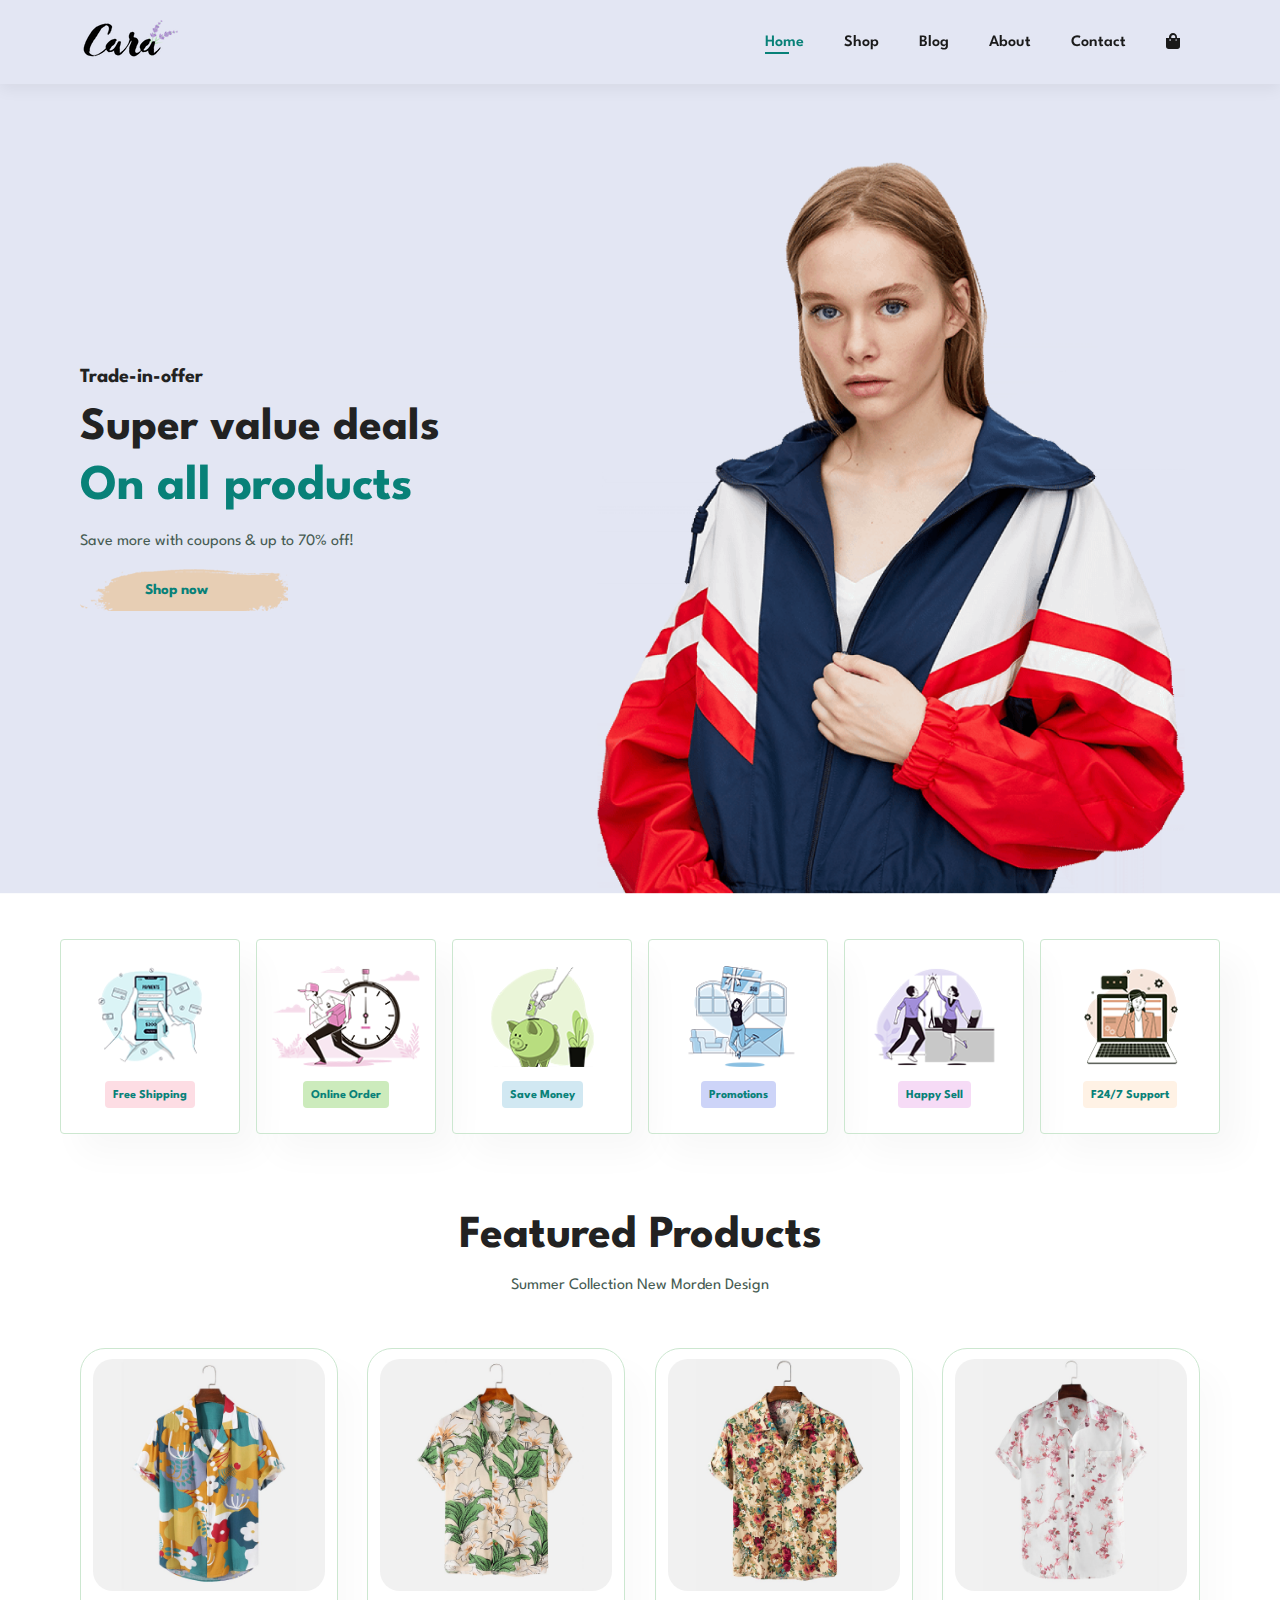
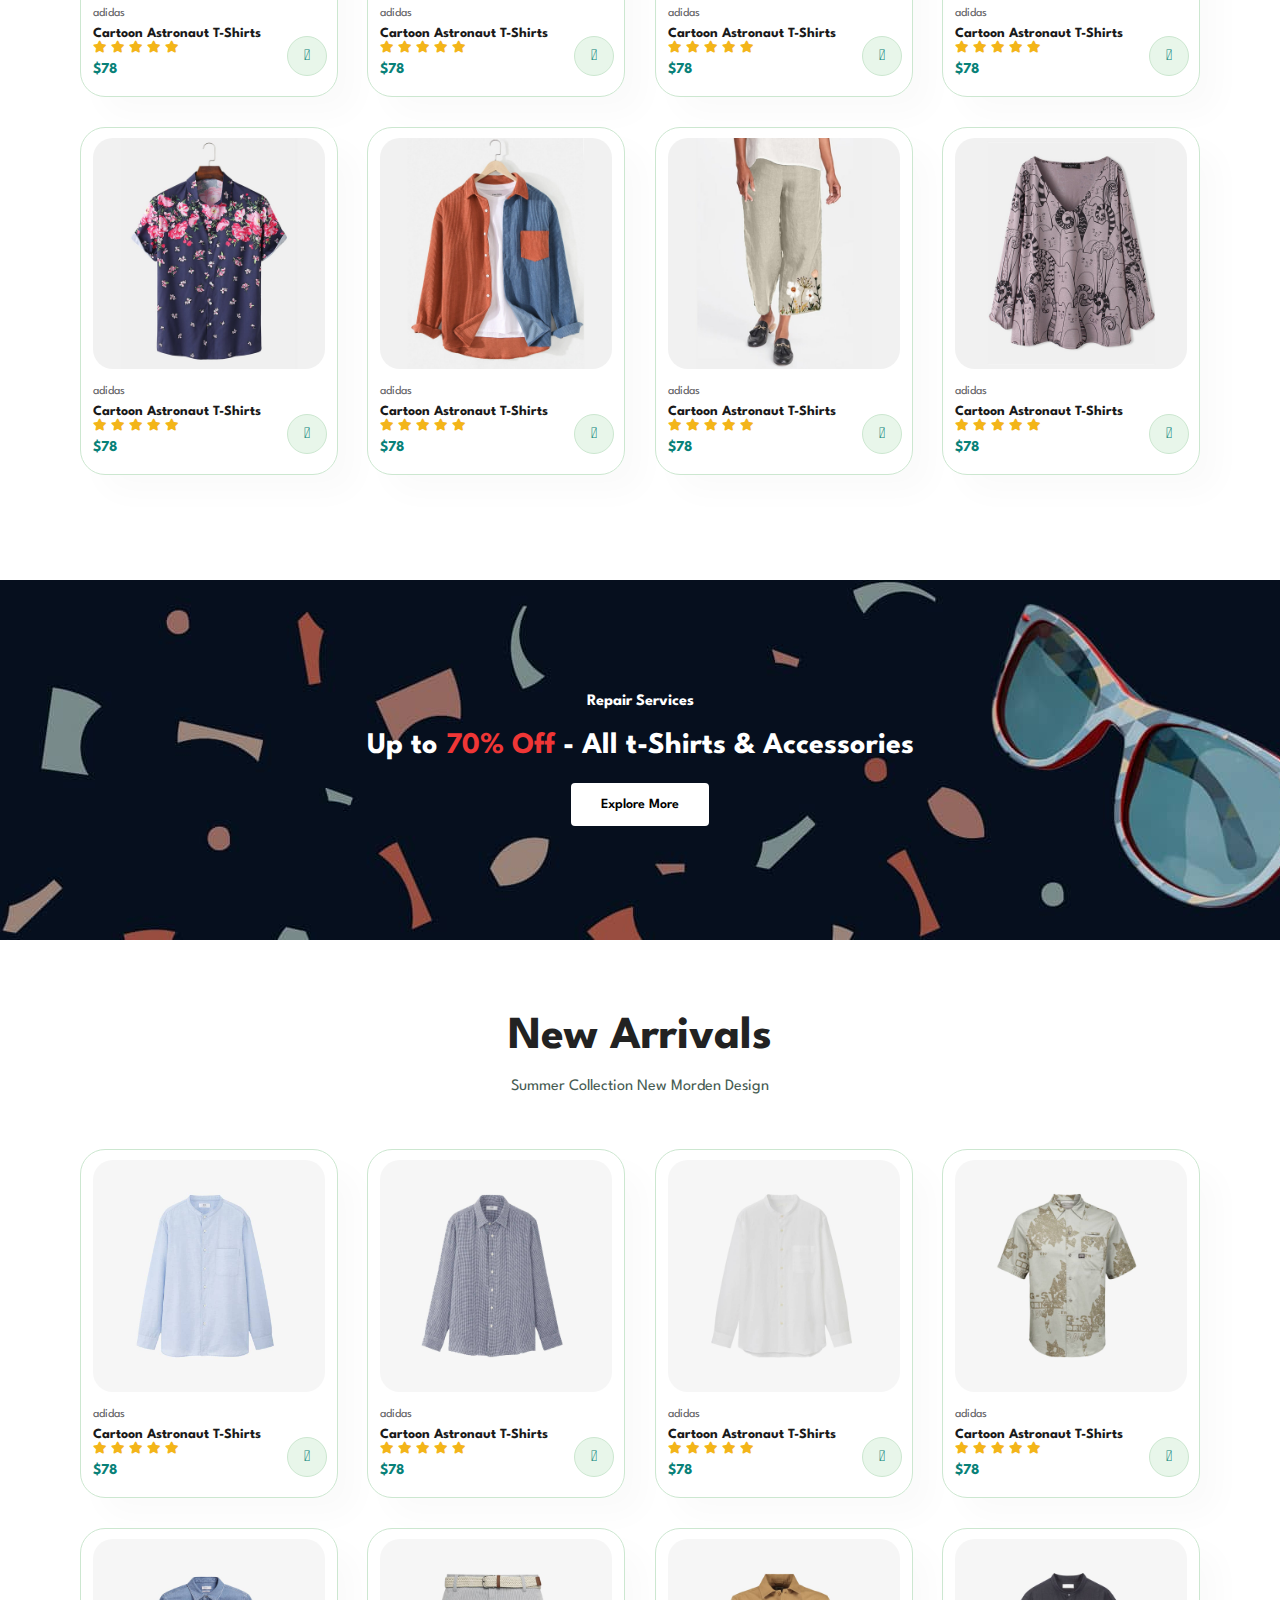
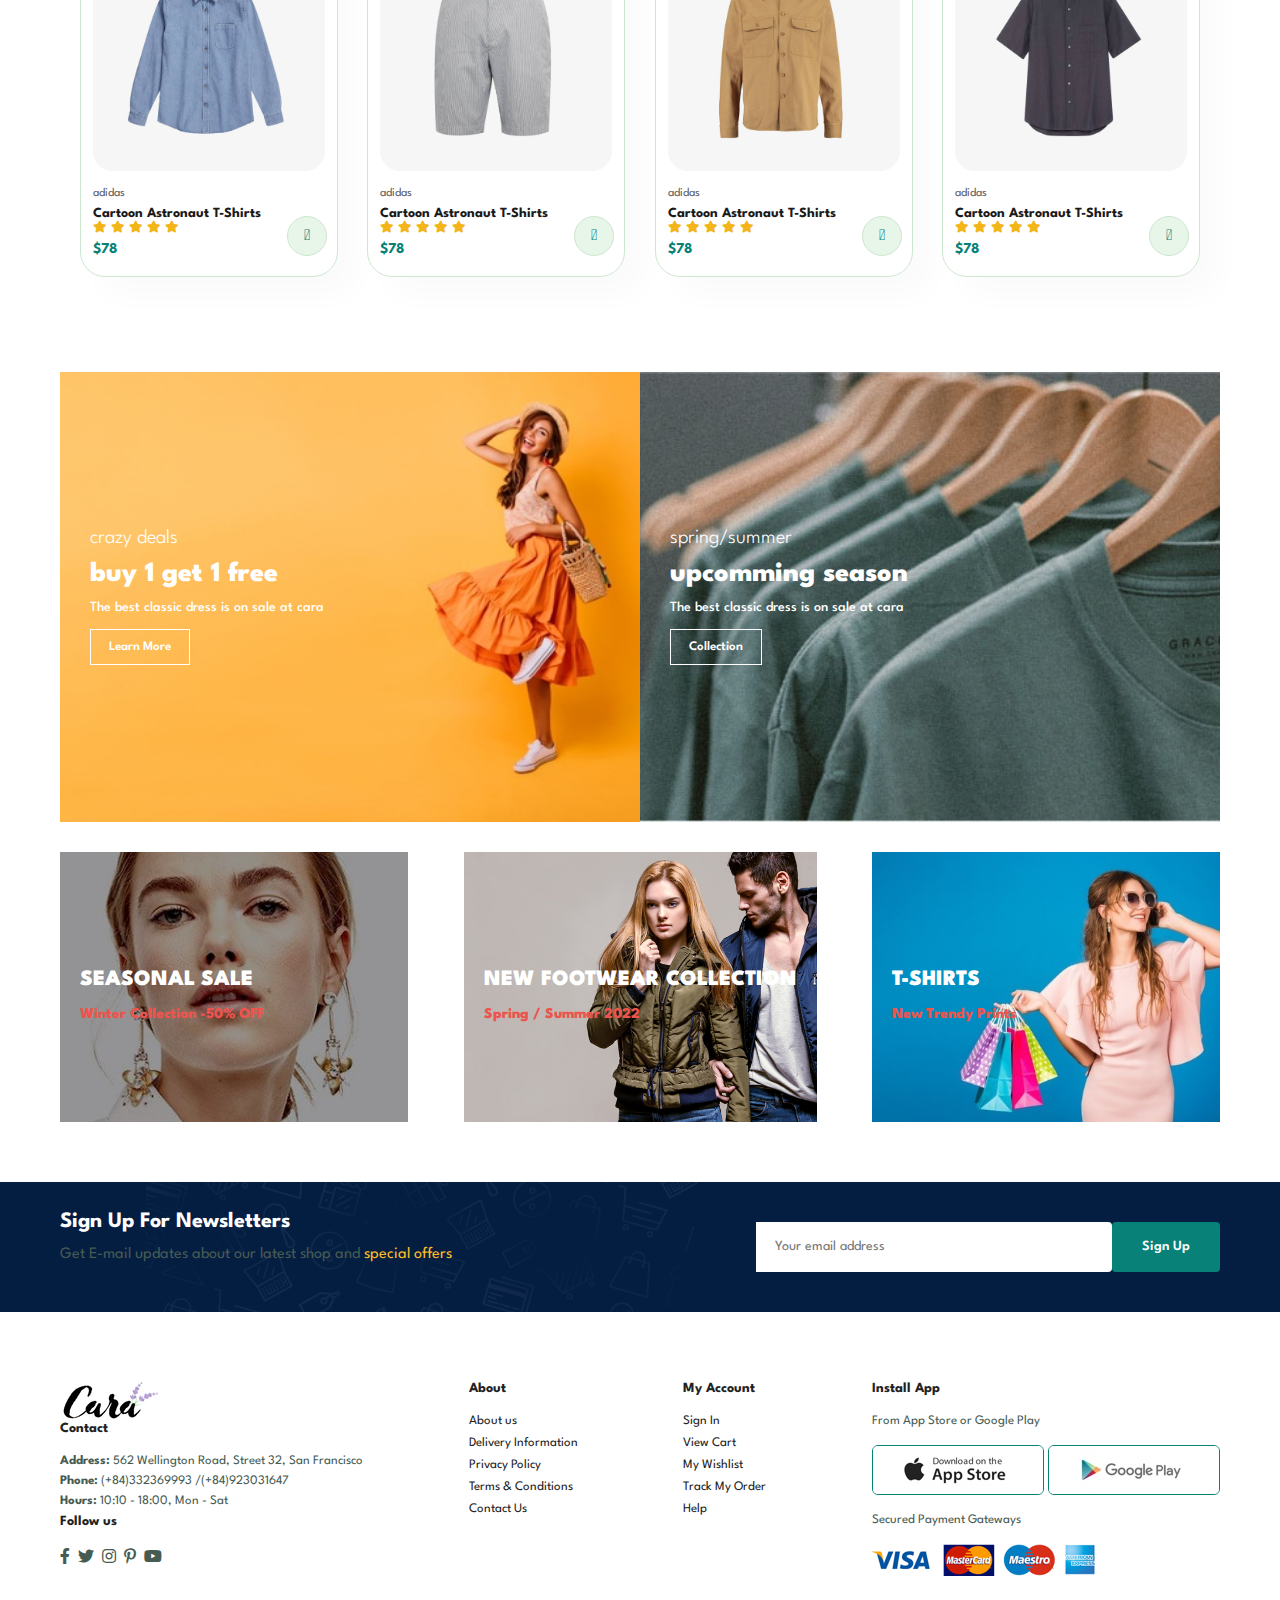
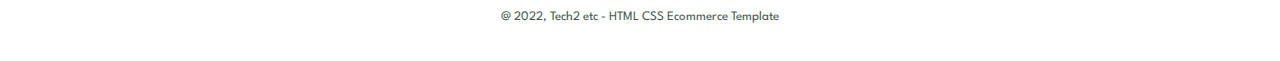
<file: index.html>
<!DOCTYPE html>
<html lang="en">
<head>
    <meta charset="UTF-8">
    <meta http-equiv="X-UA-Compatible" content="IE=edge">
    <meta name="viewport" content="width=device-width, initial-scale=1.0">
    <title>Tech2etc Ecommerce Tutorial</title>
    <!------------------Link CSS------------------------>
    <link rel="stylesheet" href="https://use.fontawesome.com/releases/v5.15.4/css/all.css"/>

    <link rel="stylesheet" href="style.css">
</head>

<body>
    <!------------------------------Header--------------------------------------->
    <section id="header">
        <a href="#"><img src="img/logo.png" class="logo" alt=""></a>

        <div>
            <ul id="navbar">
                <li><a class="active" href="index.html">Home</a></li>
                <li><a href="shop.html">Shop</a></li>
                <li><a href="blog.html">Blog</a></li>
                <li><a href="about.html">About</a></li>
                <li><a href="contact.html">Contact</a></li>
                <li><a href="cart.html"><i class="fas fa-shopping-bag "></i></a></li>
            </ul>
        </div>
        <div id="mobile">
            <a href="cart.html"><i class="fas fa-shopping-bag"></i></a>
            <i id="bar" class="fas fa-outdent"></i>
        </div>
    </section>
    <!------------------------------Hero--------------------------------------->
    <section id="hero">
        <h4>Trade-in-offer</h4>
        <h2>Super value deals</h2>
        <h1>On all products</h1>
        <p>Save more with coupons & up to 70% off! </p>
        <button>Shop now</button>
    </section>
    <!------------------------------Feature--------------------------------------->
    <section id="feature" class="section-p1">
        <div class="fe-box">
            <img src="img/features/f1.png" alt="">
            <h6>Free Shipping</h6>
        </div>
        <div class="fe-box">
            <img src="img/features/f2.png" alt="">
            <h6>Online Order</h6>
        </div>
        <div class="fe-box">
            <img src="img/features/f3.png" alt="">
            <h6>Save Money</h6>
        </div>
        <div class="fe-box">
            <img src="img/features/f4.png" alt="">
            <h6>Promotions</h6>
        </div>
        <div class="fe-box">
            <img src="img/features/f5.png" alt="">
            <h6>Happy Sell</h6>
        </div>
        <div class="fe-box">
            <img src="img/features/f6.png" alt="">
            <h6>F24/7 Support</h6>
        </div>
    </section>
    <!------------------------------Product1--------------------------------------->
    <section id="product1" class="section-p1">
        <h2>Featured Products</h2>
        <p>Summer Collection New Morden Design</p>
        <div class="pro-container">
            <div class="pro">
                <img src="img/products/f1.jpg" alt="">
                <div class="des">
                    <span>adidas</span>
                    <h5>Cartoon Astronaut T-Shirts</h5>
                    <div class="star">
                        <i class="fas fa-star"></i>
                        <i class="fas fa-star"></i>
                        <i class="fas fa-star"></i>
                        <i class="fas fa-star"></i>
                        <i class="fas fa-star"></i>
                    </div>
                    <h4>$78</h4>
                </div>
                <a href="#"><i class="fal fa-shopping-cart cart"></i></a>
            </div>
            <div class="pro">
                <img src="img/products/f2.jpg" alt="">
                <div class="des">
                    <span>adidas</span>
                    <h5>Cartoon Astronaut T-Shirts</h5>
                    <div class="star">
                        <i class="fas fa-star"></i>
                        <i class="fas fa-star"></i>
                        <i class="fas fa-star"></i>
                        <i class="fas fa-star"></i>
                        <i class="fas fa-star"></i>
                    </div>
                    <h4>$78</h4>
                </div>
                <a href="#"><i class="fal fa-shopping-cart cart"></i></a>
            </div>
            <div class="pro">
                <img src="img/products/f3.jpg" alt="">
                <div class="des">
                    <span>adidas</span>
                    <h5>Cartoon Astronaut T-Shirts</h5>
                    <div class="star">
                        <i class="fas fa-star"></i>
                        <i class="fas fa-star"></i>
                        <i class="fas fa-star"></i>
                        <i class="fas fa-star"></i>
                        <i class="fas fa-star"></i>
                    </div>
                    <h4>$78</h4>
                </div>
                <a href="#"><i class="fal fa-shopping-cart cart"></i></a>
            </div>
            <div class="pro">
                <img src="img/products/f4.jpg" alt="">
                <div class="des">
                    <span>adidas</span>
                    <h5>Cartoon Astronaut T-Shirts</h5>
                    <div class="star">
                        <i class="fas fa-star"></i>
                        <i class="fas fa-star"></i>
                        <i class="fas fa-star"></i>
                        <i class="fas fa-star"></i>
                        <i class="fas fa-star"></i>
                    </div>
                    <h4>$78</h4>
                </div>
                <a href="#"><i class="fal fa-shopping-cart cart"></i></a>
            </div>
            <div class="pro">
                <img src="img/products/f5.jpg" alt="">
                <div class="des">
                    <span>adidas</span>
                    <h5>Cartoon Astronaut T-Shirts</h5>
                    <div class="star">
                        <i class="fas fa-star"></i>
                        <i class="fas fa-star"></i>
                        <i class="fas fa-star"></i>
                        <i class="fas fa-star"></i>
                        <i class="fas fa-star"></i>
                    </div>
                    <h4>$78</h4>
                </div>
                <a href="#"><i class="fal fa-shopping-cart cart"></i></a>
            </div>
            <div class="pro">
                <img src="img/products/f6.jpg" alt="">
                <div class="des">
                    <span>adidas</span>
                    <h5>Cartoon Astronaut T-Shirts</h5>
                    <div class="star">
                        <i class="fas fa-star"></i>
                        <i class="fas fa-star"></i>
                        <i class="fas fa-star"></i>
                        <i class="fas fa-star"></i>
                        <i class="fas fa-star"></i>
                    </div>
                    <h4>$78</h4>
                </div>
                <a href="#"><i class="fal fa-shopping-cart cart"></i></a>
            </div>
            <div class="pro">
                <img src="img/products/f7.jpg" alt="">
                <div class="des">
                    <span>adidas</span>
                    <h5>Cartoon Astronaut T-Shirts</h5>
                    <div class="star">
                        <i class="fas fa-star"></i>
                        <i class="fas fa-star"></i>
                        <i class="fas fa-star"></i>
                        <i class="fas fa-star"></i>
                        <i class="fas fa-star"></i>
                    </div>
                    <h4>$78</h4>
                </div>
                <a href="#"><i class="fal fa-shopping-cart cart"></i></a>
            </div>
            <div class="pro">
                <img src="img/products/f8.jpg" alt="">
                <div class="des">
                    <span>adidas</span>
                    <h5>Cartoon Astronaut T-Shirts</h5>
                    <div class="star">
                        <i class="fas fa-star"></i>
                        <i class="fas fa-star"></i>
                        <i class="fas fa-star"></i>
                        <i class="fas fa-star"></i>
                        <i class="fas fa-star"></i>
                    </div>
                    <h4>$78</h4>
                </div>
                <a href="#"><i class="fal fa-shopping-cart cart"></i></a>
            </div>
        </div>
    </section>
    <!------------------------------Banner--------------------------------------->
    <section id="banner" class="section-m1">
        <h4>Repair Services</h4>
        <h2>Up to <span>70% Off</span> - All t-Shirts & Accessories</h2>
        <button class="normal">Explore More</button>
    </section>
    <!------------------------------Product1--------------------------------------->
    <section id="product1" class="section-p1">
        <h2>New Arrivals</h2>
        <p>Summer Collection New Morden Design</p>
        <div class="pro-container">
            <div class="pro">
                <img src="img/products/n1.jpg" alt="">
                <div class="des">
                    <span>adidas</span>
                    <h5>Cartoon Astronaut T-Shirts</h5>
                    <div class="star">
                        <i class="fas fa-star"></i>
                        <i class="fas fa-star"></i>
                        <i class="fas fa-star"></i>
                        <i class="fas fa-star"></i>
                        <i class="fas fa-star"></i>
                    </div>
                    <h4>$78</h4>
                </div>
                <a href="#"><i class="fal fa-shopping-cart cart"></i></a>
            </div>
            <div class="pro">
                <img src="img/products/n2.jpg" alt="">
                <div class="des">
                    <span>adidas</span>
                    <h5>Cartoon Astronaut T-Shirts</h5>
                    <div class="star">
                        <i class="fas fa-star"></i>
                        <i class="fas fa-star"></i>
                        <i class="fas fa-star"></i>
                        <i class="fas fa-star"></i>
                        <i class="fas fa-star"></i>
                    </div>
                    <h4>$78</h4>
                </div>
                <a href="#"><i class="fal fa-shopping-cart cart"></i></a>
            </div>
            <div class="pro">
                <img src="img/products/n3.jpg" alt="">
                <div class="des">
                    <span>adidas</span>
                    <h5>Cartoon Astronaut T-Shirts</h5>
                    <div class="star">
                        <i class="fas fa-star"></i>
                        <i class="fas fa-star"></i>
                        <i class="fas fa-star"></i>
                        <i class="fas fa-star"></i>
                        <i class="fas fa-star"></i>
                    </div>
                    <h4>$78</h4>
                </div>
                <a href="#"><i class="fal fa-shopping-cart cart"></i></a>
            </div>
            <div class="pro">
                <img src="img/products/n4.jpg" alt="">
                <div class="des">
                    <span>adidas</span>
                    <h5>Cartoon Astronaut T-Shirts</h5>
                    <div class="star">
                        <i class="fas fa-star"></i>
                        <i class="fas fa-star"></i>
                        <i class="fas fa-star"></i>
                        <i class="fas fa-star"></i>
                        <i class="fas fa-star"></i>
                    </div>
                    <h4>$78</h4>
                </div>
                <a href="#"><i class="fal fa-shopping-cart cart"></i></a>
            </div>
            <div class="pro">
                <img src="img/products/n5.jpg" alt="">
                <div class="des">
                    <span>adidas</span>
                    <h5>Cartoon Astronaut T-Shirts</h5>
                    <div class="star">
                        <i class="fas fa-star"></i>
                        <i class="fas fa-star"></i>
                        <i class="fas fa-star"></i>
                        <i class="fas fa-star"></i>
                        <i class="fas fa-star"></i>
                    </div>
                    <h4>$78</h4>
                </div>
                <a href="#"><i class="fal fa-shopping-cart cart"></i></a>
            </div>
            <div class="pro">
                <img src="img/products/n6.jpg" alt="">
                <div class="des">
                    <span>adidas</span>
                    <h5>Cartoon Astronaut T-Shirts</h5>
                    <div class="star">
                        <i class="fas fa-star"></i>
                        <i class="fas fa-star"></i>
                        <i class="fas fa-star"></i>
                        <i class="fas fa-star"></i>
                        <i class="fas fa-star"></i>
                    </div>
                    <h4>$78</h4>
                </div>
                <a href="#"><i class="fal fa-shopping-cart cart"></i></a>
            </div>
            <div class="pro">
                <img src="img/products/n7.jpg" alt="">
                <div class="des">
                    <span>adidas</span>
                    <h5>Cartoon Astronaut T-Shirts</h5>
                    <div class="star">
                        <i class="fas fa-star"></i>
                        <i class="fas fa-star"></i>
                        <i class="fas fa-star"></i>
                        <i class="fas fa-star"></i>
                        <i class="fas fa-star"></i>
                    </div>
                    <h4>$78</h4>
                </div>
                <a href="#"><i class="fal fa-shopping-cart cart"></i></a>
            </div>
            <div class="pro">
                <img src="img/products/n8.jpg" alt="">
                <div class="des">
                    <span>adidas</span>
                    <h5>Cartoon Astronaut T-Shirts</h5>
                    <div class="star">
                        <i class="fas fa-star"></i>
                        <i class="fas fa-star"></i>
                        <i class="fas fa-star"></i>
                        <i class="fas fa-star"></i>
                        <i class="fas fa-star"></i>
                    </div>
                    <h4>$78</h4>
                </div>
                <a href="#"><i class="fal fa-shopping-cart cart"></i></a>
            </div>
        </div>
    </section>
    <!------------------------------sm-banner--------------------------------------->
    <section id="sm-banner" class="section-p1">
        <div class="banner-box">
            <h4>crazy deals</h4>
            <h2>buy 1 get 1 free</h2>
            <span>The best classic dress is on sale at cara</span>
            <button class="white">Learn More</button>
        </div>
        <div class="banner-box banner-box2">
            <h4>spring/summer</h4>
            <h2>upcomming season</h2>
            <span>The best classic dress is on sale at cara</span>
            <button class="white">Collection</button>
        </div>
    </section>
    <!------------------------------Banner3--------------------------------------->
    <section id="banner3">
        <div class="banner-box">
            <h2>SEASONAL SALE</h2>
            <h3>Winter Collection -50% OFF</h3>
        </div>
        <div class="banner-box banner-box2">
            <h2>NEW FOOTWEAR COLLECTION</h2>
            <h3>Spring / Summer 2022</h3>
        </div>
        <div class="banner-box banner-box3">
            <h2>T-SHIRTS</h2>
            <h3>New Trendy Prints</h3>
        </div>
    </section>
    <!------------------------------NewsLetter--------------------------------------->
    <section id="newsletter" class="section-p1 section-m1">
        <div class="newstext">
            <h4>Sign Up For Newsletters</h4>
            <p>Get E-mail updates about our latest shop and <span>special offers</span></p>
        </div>
        <div class="form">
            <input type="text" placeholder="Your email address">
            <button class="normal">Sign Up</button>
        </div>
    </section>
    <!------------------------------Footer--------------------------------------->
    <footer class="section-p1">
        <div class="col">
            <img class="logo" src="img/logo.png" alt="">
            <h4>Contact</h4>
            <p><strong>Address: </strong> 562 Wellington Road, Street 32, San Francisco</p>
            <p><strong>Phone:</strong> (+84)332369993 /(+84)923031647</p>
            <p><strong>Hours:</strong> 10:10 - 18:00, Mon - Sat</p>
            <div class="follow">
                <h4>Follow us</h4>
                <div class="icon">
                    <i class="fab fa-facebook-f"></i>
                    <i class="fab fa-twitter"></i>
                    <i class="fab fa-instagram"></i>
                    <i class="fab fa-pinterest-p"></i>
                    <i class="fab fa-youtube"></i>
                </div>
            </div>
        </div>

        <div class="col">
            <h4>About</h4>
            <a href="#">About us</a>
            <a href="#">Delivery Information</a>
            <a href="#">Privacy Policy</a>
            <a href="#">Terms & Conditions</a>
            <a href="#">Contact Us</a>
        </div>

        <div class="col">
            <h4>My Account</h4>
            <a href="#">Sign In</a>
            <a href="#">View Cart</a>
            <a href="#">My Wishlist</a>
            <a href="#">Track My Order</a>
            <a href="#">Help</a>
        </div>

        <div class="col install">
            <h4>Install App</h4>
            <p>From App Store or Google Play</p>
            <div class="row">
                <img src="img/pay/app.jpg" alt="">
                <img src="img/pay/play.jpg" alt="">
            </div>
            <p>Secured Payment Gateways </p>
            <img src="img/pay/pay.png" alt="">
        </div>

        <div class="copyright">
            <p>@ 2022, Tech2 etc - HTML CSS Ecommerce Template</p>
        </div>
    </footer>
    
    <script src="script.js"></script>
</body>

</html>
</file>
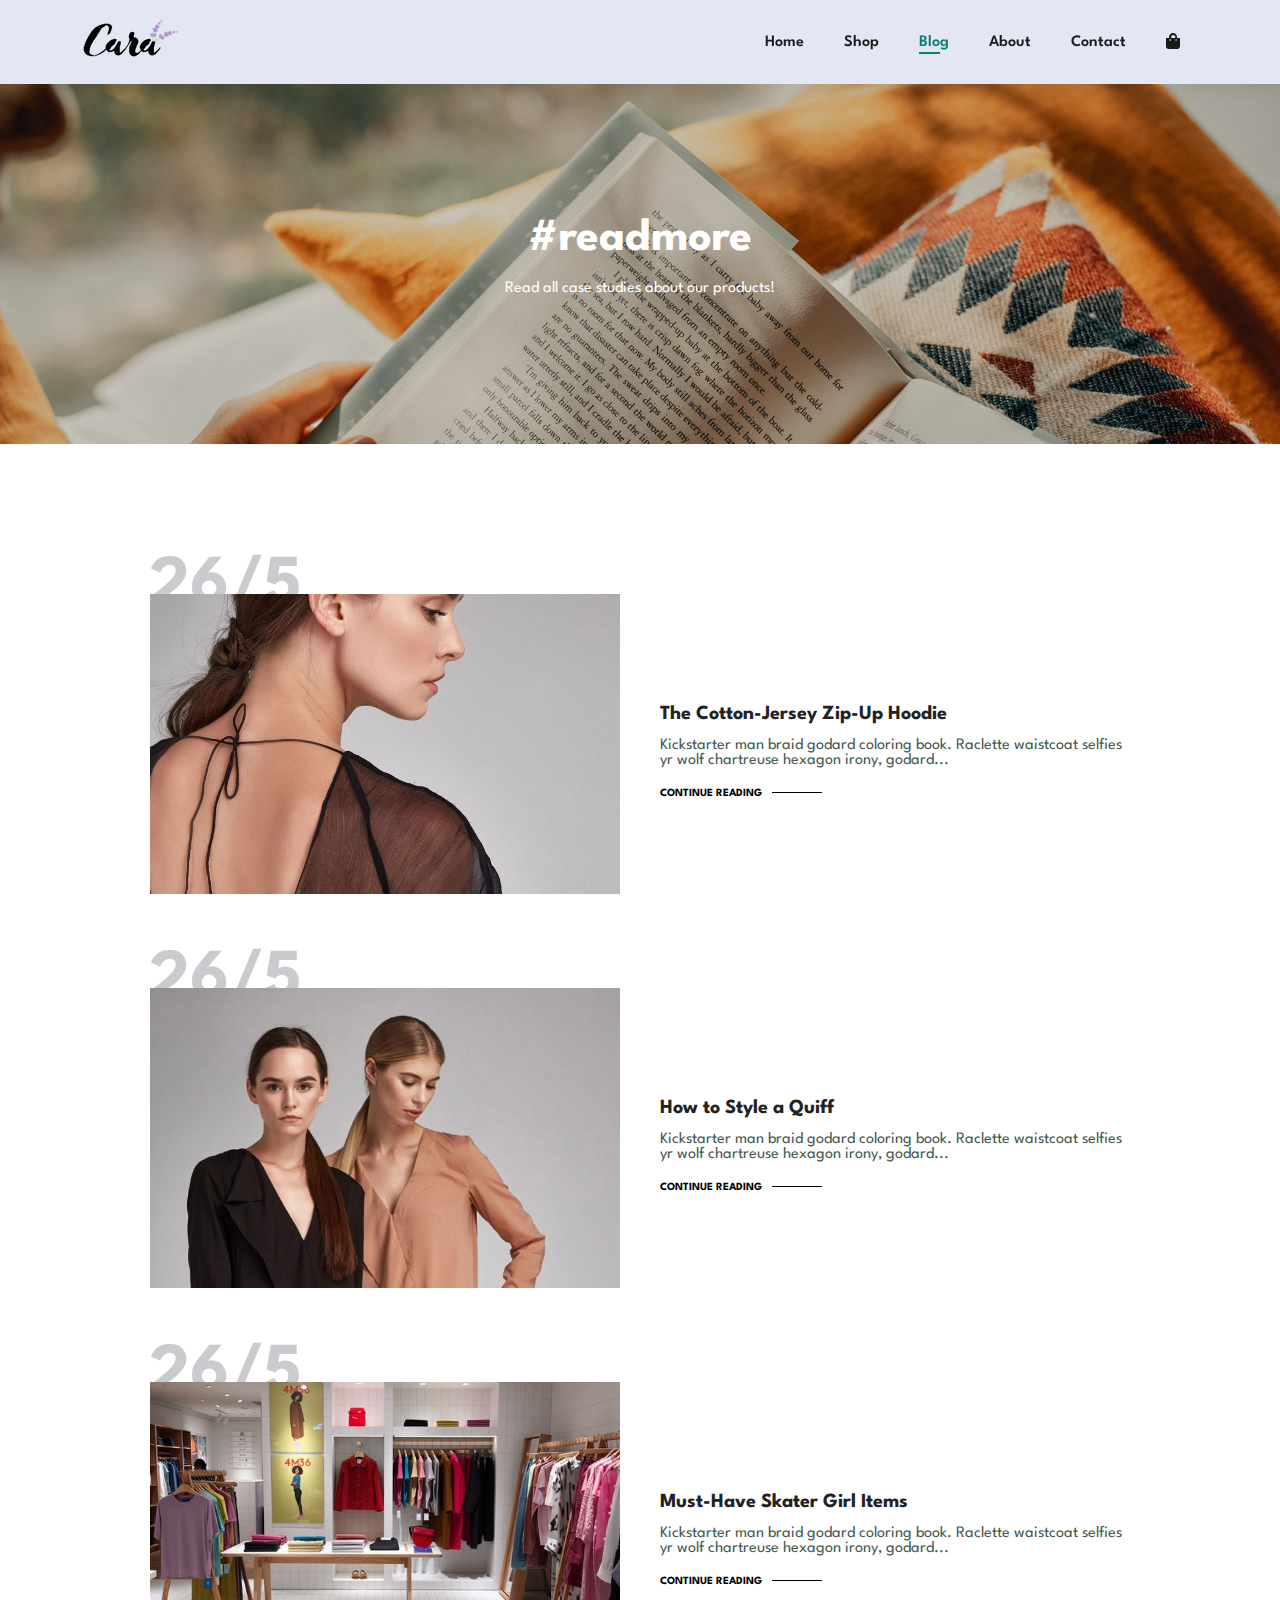
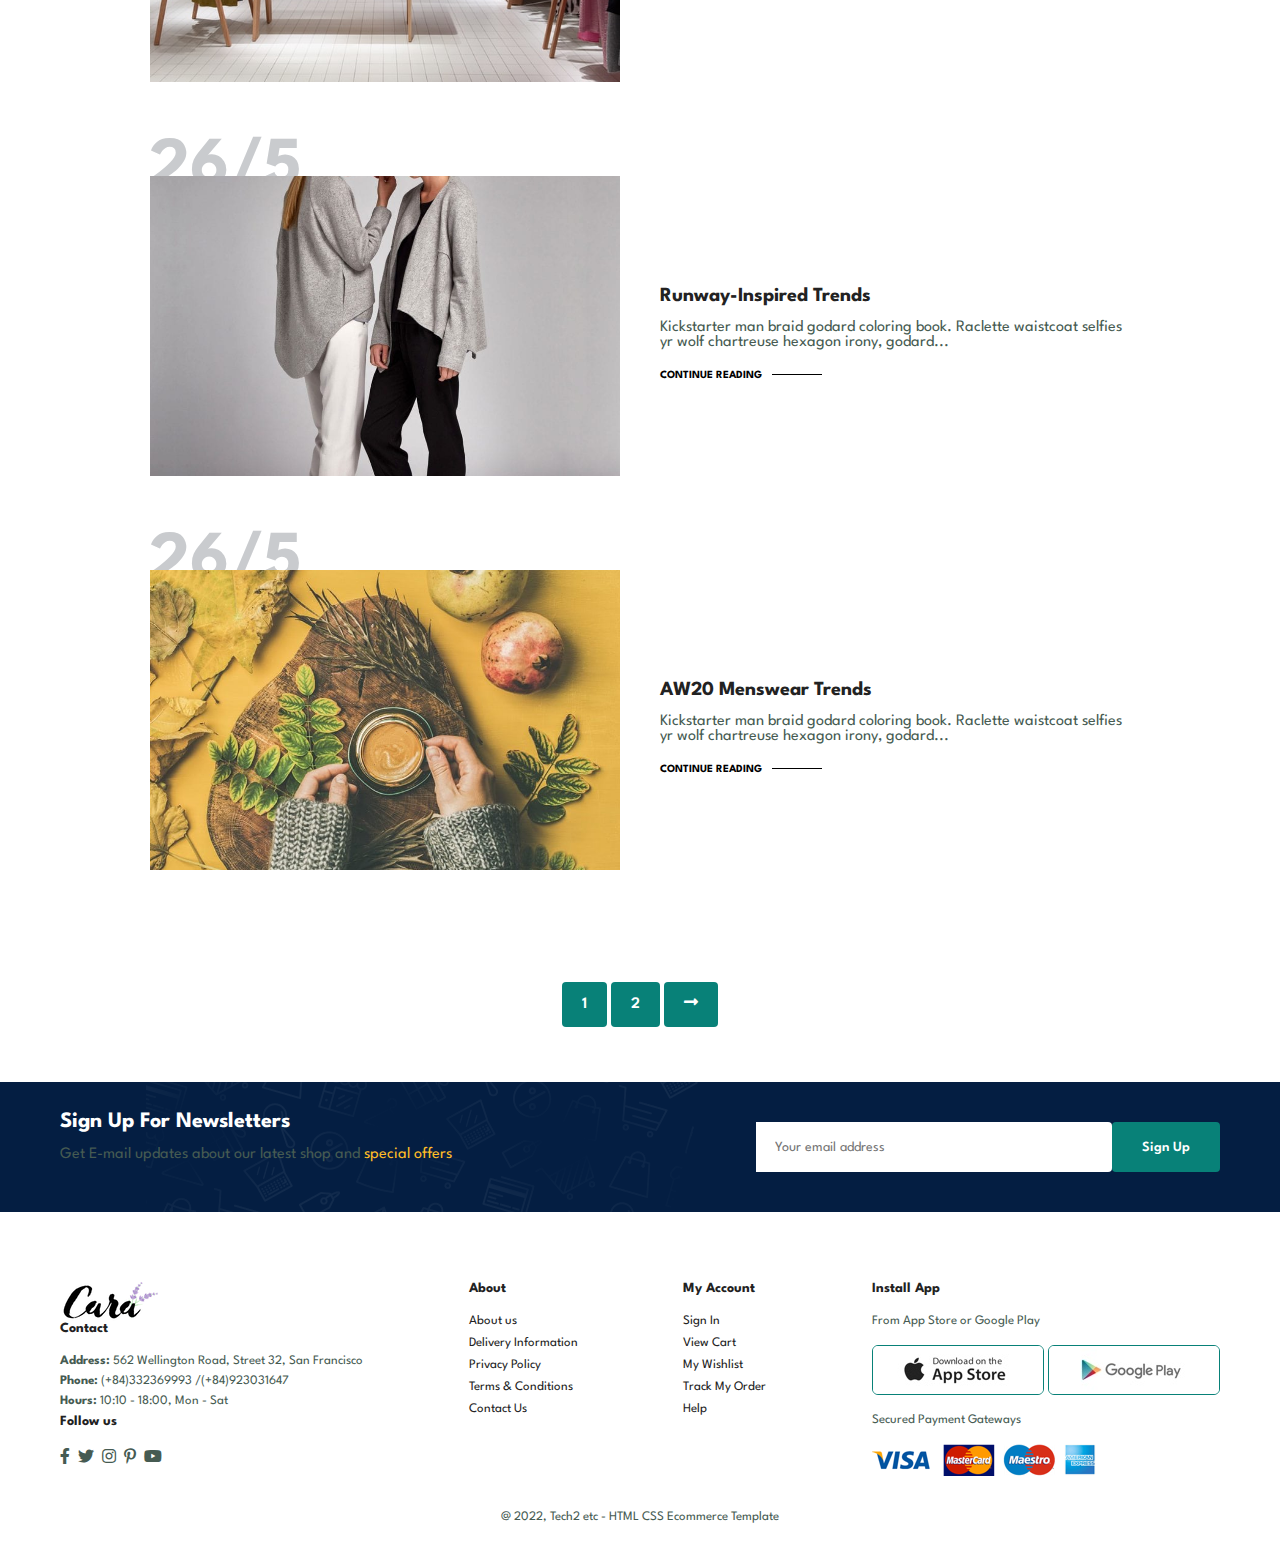
<file: blog.html>
<!DOCTYPE html>
<html lang="en">
<head>
    <meta charset="UTF-8">
    <meta http-equiv="X-UA-Compatible" content="IE=edge">
    <meta name="viewport" content="width=device-width, initial-scale=1.0">
    <title>Tech2etc Ecommerce Tutorial</title>
    <!------------------Link CSS------------------------>
    <link rel="stylesheet" href="https://use.fontawesome.com/releases/v5.15.4/css/all.css"/>

    <link rel="stylesheet" href="style.css">
</head>

<body>
    <!------------------------------Header--------------------------------------->
    <section id="header">
        <a href="#"><img src="img/logo.png" class="logo" alt=""></a>

        <div>
            <ul id="navbar">
                <li><a  href="index.html">Home</a></li>
                <li><a  href="shop.html">Shop</a></li>
                <li><a class="active" href="blog.html">Blog</a></li>
                <li><a href="about.html">About</a></li>
                <li><a href="contact.html">Contact</a></li>
                <li><a href="cart.html"><i class="fas fa-shopping-bag "></i></a></li>
            </ul>
        </div>
        <div id="mobile">
            <a href="cart.html"><i class="fas fa-shopping-bag"></i></a>
            <i id="bar" class="fas fa-outdent"></i>
        </div>
    </section>
    <!------------------------------Hero--------------------------------------->
    <section id="page-header" class="blog-header">

        <h2>#readmore</h2>

        <p>Read all case studies about our products!</p>
    </section>

    <section id="blog">
        <div class="blog-box">
            <div class="blog-img">
                <img src="img/blog/b1.jpg" alt="">
            </div>
            <div class="blog-details">
                <h4>The Cotton-Jersey Zip-Up Hoodie</h4>
                <p>Kickstarter man braid godard coloring book. Raclette waistcoat selfies
                yr wolf chartreuse hexagon irony, godard...
                </p>
                <a href="#">CONTINUE READING</a>
            </div>
            <h1>26/5</h1>
        </div>
        <div class="blog-box">
            <div class="blog-img">
                <img src="img/blog/b2.jpg" alt="">
            </div>
            <div class="blog-details">
                <h4>How to Style a Quiff</h4>
                <p>Kickstarter man braid godard coloring book. Raclette waistcoat selfies
                yr wolf chartreuse hexagon irony, godard...
                </p>
                <a href="#">CONTINUE READING</a>
            </div>
            <h1>26/5</h1>
        </div>
        <div class="blog-box">
            <div class="blog-img">
                <img src="img/blog/b3.jpg" alt="">
            </div>
            <div class="blog-details">
                <h4>Must-Have Skater Girl Items</h4>
                <p>Kickstarter man braid godard coloring book. Raclette waistcoat selfies
                yr wolf chartreuse hexagon irony, godard...
                </p>
                <a href="#">CONTINUE READING</a>
            </div>
            <h1>26/5</h1>
        </div>
        <div class="blog-box">
            <div class="blog-img">
                <img src="img/blog/b4.jpg" alt="">
            </div>
            <div class="blog-details">
                <h4>Runway-Inspired Trends</h4>
                <p>Kickstarter man braid godard coloring book. Raclette waistcoat selfies
                yr wolf chartreuse hexagon irony, godard...
                </p>
                <a href="#">CONTINUE READING</a>
            </div>
            <h1>26/5</h1>
        </div>
        <div class="blog-box">
            <div class="blog-img">
                <img src="img/blog/b6.jpg" alt="">
            </div>
            <div class="blog-details">
                <h4>AW20 Menswear Trends</h4>
                <p>Kickstarter man braid godard coloring book. Raclette waistcoat selfies
                yr wolf chartreuse hexagon irony, godard...
                </p>
                <a href="#">CONTINUE READING</a>
            </div>
            <h1>26/5</h1>
        </div>
    </section>
    <!------------------------------Pagination--------------------------------------->
    <section id="pagination" class="section-p1">
        <a href="#">1</a>
        <a href="#">2</a>
        <a href="#"><i class="fas fa-long-arrow-alt-right"></i></a>
    </section>
    <!------------------------------NewsLetter--------------------------------------->
    <section id="newsletter" class="section-p1 section-m1">
        <div class="newstext">
            <h4>Sign Up For Newsletters</h4>
            <p>Get E-mail updates about our latest shop and <span>special offers</span></p>
        </div>
        <div class="form">
            <input type="text" placeholder="Your email address">
            <button class="normal">Sign Up</button>
        </div>
    </section>
    <!------------------------------Footer--------------------------------------->
    <footer class="section-p1">
        <div class="col">
            <img class="logo" src="img/logo.png" alt="">
            <h4>Contact</h4>
            <p><strong>Address: </strong> 562 Wellington Road, Street 32, San Francisco</p>
            <p><strong>Phone:</strong> (+84)332369993 /(+84)923031647</p>
            <p><strong>Hours:</strong> 10:10 - 18:00, Mon - Sat</p>
            <div class="follow">
                <h4>Follow us</h4>
                <div class="icon">
                    <i class="fab fa-facebook-f"></i>
                    <i class="fab fa-twitter"></i>
                    <i class="fab fa-instagram"></i>
                    <i class="fab fa-pinterest-p"></i>
                    <i class="fab fa-youtube"></i>
                </div>
            </div>
        </div>

        <div class="col">
            <h4>About</h4>
            <a href="#">About us</a>
            <a href="#">Delivery Information</a>
            <a href="#">Privacy Policy</a>
            <a href="#">Terms & Conditions</a>
            <a href="#">Contact Us</a>
        </div>

        <div class="col">
            <h4>My Account</h4>
            <a href="#">Sign In</a>
            <a href="#">View Cart</a>
            <a href="#">My Wishlist</a>
            <a href="#">Track My Order</a>
            <a href="#">Help</a>
        </div>

        <div class="col install">
            <h4>Install App</h4>
            <p>From App Store or Google Play</p>
            <div class="row">
                <img src="img/pay/app.jpg" alt="">
                <img src="img/pay/play.jpg" alt="">
            </div>
            <p>Secured Payment Gateways </p>
            <img src="img/pay/pay.png" alt="">
        </div>

        <div class="copyright">
            <p>@ 2022, Tech2 etc - HTML CSS Ecommerce Template</p>
        </div>
    </footer>
    
    <script src="script.js"></script>
</body>

</html>
</file>
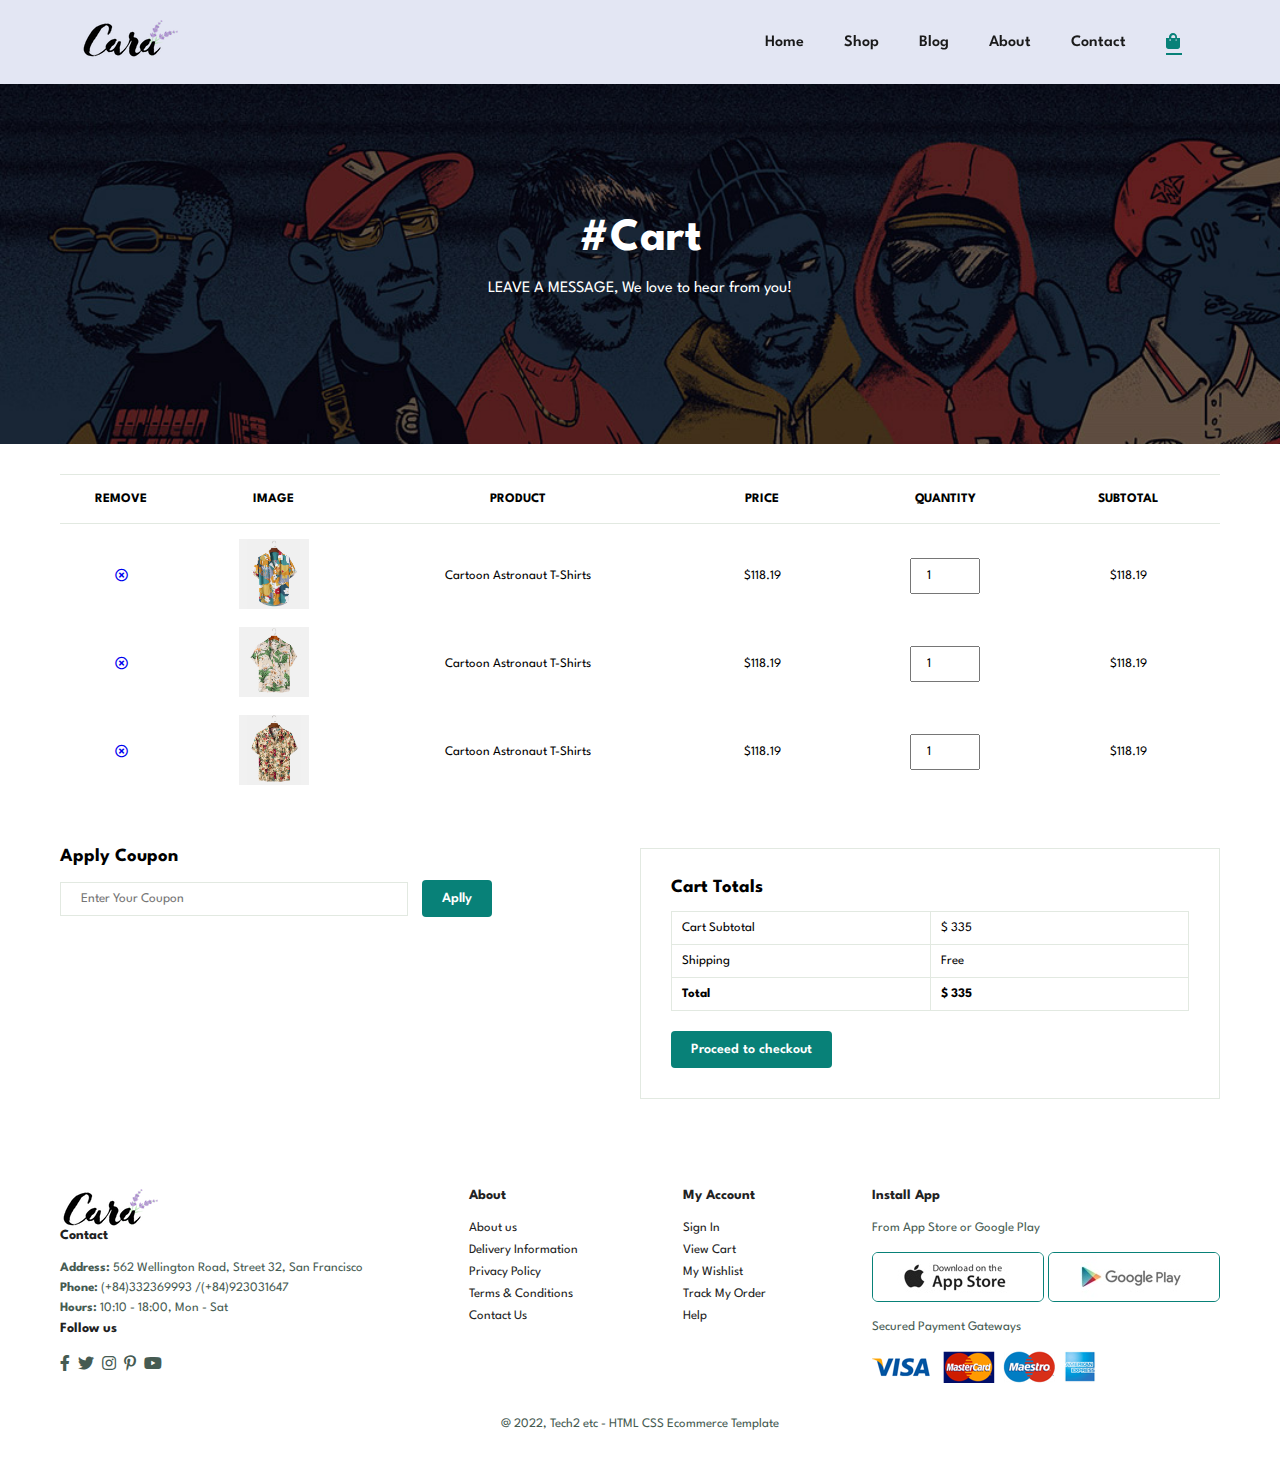
<file: cart.html>
<!DOCTYPE html>
<html lang="en">
<head>
    <meta charset="UTF-8">
    <meta http-equiv="X-UA-Compatible" content="IE=edge">
    <meta name="viewport" content="width=device-width, initial-scale=1.0">
    <title>Tech2etc Ecommerce Tutorial</title>
    <!------------------Link CSS------------------------>
    <link rel="stylesheet" href="https://use.fontawesome.com/releases/v5.15.4/css/all.css"/>

    <link rel="stylesheet" href="style.css">
</head>

<body>
    <!------------------------------Header--------------------------------------->
    <section id="header">
        <a href="#"><img src="img/logo.png" class="logo" alt=""></a>

        <div>
            <ul id="navbar">
                <li><a  href="index.html">Home</a></li>
                <li><a  href="shop.html">Shop</a></li>
                <li><a  href="blog.html">Blog</a></li>
                <li><a  href="about.html">About</a></li>
                <li><a  href="contact.html">Contact</a></li>
                <li id="lg-bag"><a class="active" href="cart.html"><i class="fas fa-shopping-bag "></i></a></li>
            </ul>
        </div>
        <div id="mobile">
            <a href="cart.html"><i class="fas fa-shopping-bag"></i></a>
            <i id="bar" class="fas fa-outdent"></i>
        </div>
    </section>
    <!------------------------------Hero--------------------------------------->
    <section id="page-header" class="about-header">

        <h2>#Cart</h2>

        <p>LEAVE A MESSAGE, We love to hear from you!</p>
    </section>

    <section id="cart" class="section-p1">
        <table width="100%">
            <thead>
                <tr>
                    <td>Remove</td>
                    <td>Image</td>
                    <td>Product</td>
                    <td>Price</td>
                    <td>Quantity</td>
                    <td>Subtotal</td>
                </tr>
            </thead>
            <tbody>
                <tr>
                    <td><a href="#"><i class="far fa-times-circle"></i></a></td>
                    <td><img src="img/products/f1.jpg" alt=""></td>
                    <td>Cartoon Astronaut T-Shirts</td>
                    <td>$118.19</td>
                    <td><input type="number" value="1"></td>
                    <td>$118.19</td>
                </tr>
                <tr>
                    <td><a href="#"><i class="far fa-times-circle"></i></a></td>
                    <td><img src="img/products/f2.jpg" alt=""></td>
                    <td>Cartoon Astronaut T-Shirts</td>
                    <td>$118.19</td>
                    <td><input type="number" value="1"></td>
                    <td>$118.19</td>
                </tr>
                <tr>
                    <td><a href="#"><i class="far fa-times-circle"></i></a></td>
                    <td><img src="img/products/f3.jpg" alt=""></td>
                    <td>Cartoon Astronaut T-Shirts</td>
                    <td>$118.19</td>
                    <td><input type="number" value="1"></td>
                    <td>$118.19</td>
                </tr>
            </tbody>
        </table>
    </section>

    <section id="cart-add" class="section-p1">
        <div id="coupon">
            <h3>Apply Coupon</h3>
            <div>
                <input type="text" placeholder="Enter Your Coupon">
                <button class="normal">Aplly</button>
            </div>
        </div>

        <div id="subtotal">
            <h3>Cart Totals</h3>
            <table>
                <tr>
                    <td>Cart Subtotal</td>
                    <td>$ 335</td>
                </tr>
                <tr>
                    <td>Shipping</td>
                    <td>Free</td>
                </tr>
                <tr>
                    <td><strong>Total</strong></td>
                    <td><strong>$ 335</strong></td>
                </tr>
            </table>
            <button class="normal">Proceed to checkout</button>
        </div>
    </section>
    <!------------------------------Footer--------------------------------------->
    <footer class="section-p1">
        <div class="col">
            <img class="logo" src="img/logo.png" alt="">
            <h4>Contact</h4>
            <p><strong>Address: </strong> 562 Wellington Road, Street 32, San Francisco</p>
            <p><strong>Phone:</strong> (+84)332369993 /(+84)923031647</p>
            <p><strong>Hours:</strong> 10:10 - 18:00, Mon - Sat</p>
            <div class="follow">
                <h4>Follow us</h4>
                <div class="icon">
                    <i class="fab fa-facebook-f"></i>
                    <i class="fab fa-twitter"></i>
                    <i class="fab fa-instagram"></i>
                    <i class="fab fa-pinterest-p"></i>
                    <i class="fab fa-youtube"></i>
                </div>
            </div>
        </div>

        <div class="col">
            <h4>About</h4>
            <a href="#">About us</a>
            <a href="#">Delivery Information</a>
            <a href="#">Privacy Policy</a>
            <a href="#">Terms & Conditions</a>
            <a href="#">Contact Us</a>
        </div>

        <div class="col">
            <h4>My Account</h4>
            <a href="#">Sign In</a>
            <a href="#">View Cart</a>
            <a href="#">My Wishlist</a>
            <a href="#">Track My Order</a>
            <a href="#">Help</a>
        </div>

        <div class="col install">
            <h4>Install App</h4>
            <p>From App Store or Google Play</p>
            <div class="row">
                <img src="img/pay/app.jpg" alt="">
                <img src="img/pay/play.jpg" alt="">
            </div>
            <p>Secured Payment Gateways </p>
            <img src="img/pay/pay.png" alt="">
        </div>

        <div class="copyright">
            <p>@ 2022, Tech2 etc - HTML CSS Ecommerce Template</p>
        </div>
    </footer>
    
    <script src="script.js"></script>
</body>

</html>
</file>
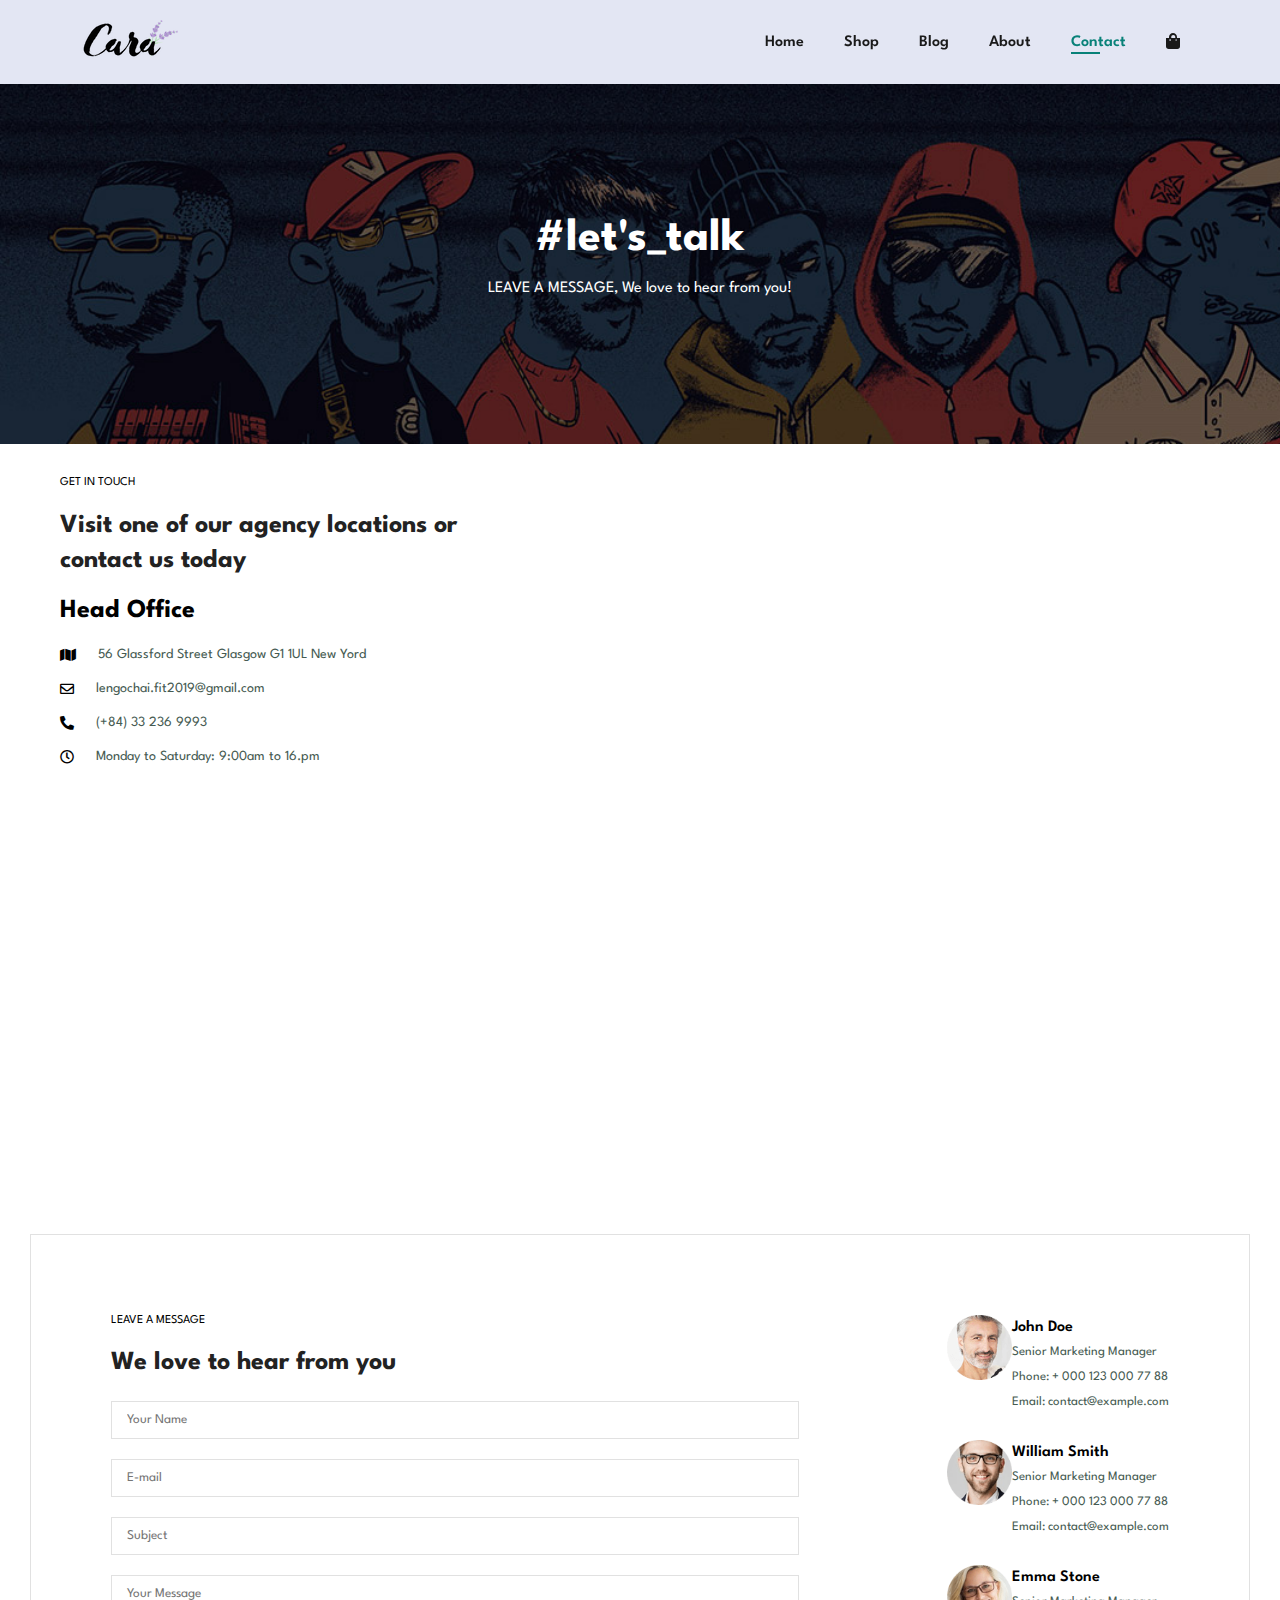
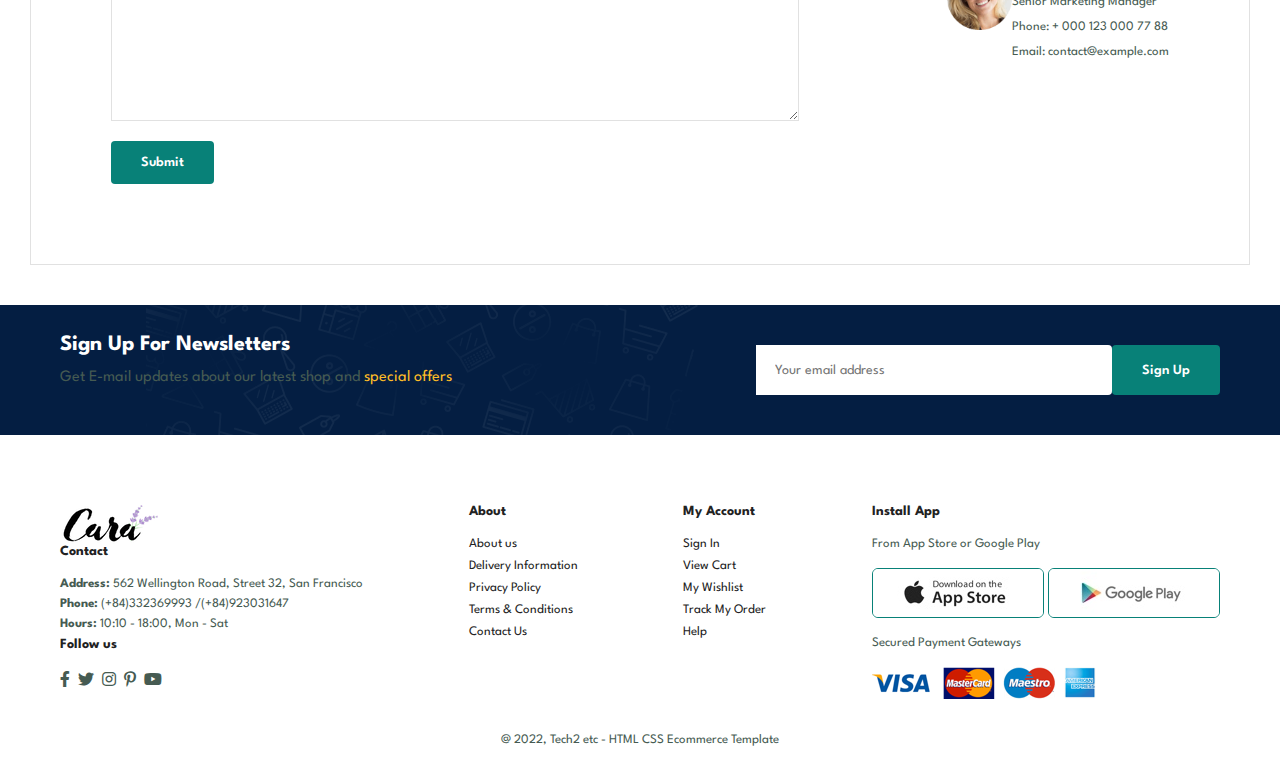
<file: contact.html>
<!DOCTYPE html>
<html lang="en">
<head>
    <meta charset="UTF-8">
    <meta http-equiv="X-UA-Compatible" content="IE=edge">
    <meta name="viewport" content="width=device-width, initial-scale=1.0">
    <title>Tech2etc Ecommerce Tutorial</title>
    <!------------------Link CSS------------------------>
    <link rel="stylesheet" href="https://use.fontawesome.com/releases/v5.15.4/css/all.css"/>

    <link rel="stylesheet" href="style.css">
</head>

<body>
    <!------------------------------Header--------------------------------------->
    <section id="header">
        <a href="#"><img src="img/logo.png" class="logo" alt=""></a>

        <div>
            <ul id="navbar">
                <li><a  href="index.html">Home</a></li>
                <li><a  href="shop.html">Shop</a></li>
                <li><a  href="blog.html">Blog</a></li>
                <li><a  href="about.html">About</a></li>
                <li><a class="active" href="contact.html">Contact</a></li>
                <li><a href="cart.html"><i class="fas fa-shopping-bag "></i></a></li>
            </ul>
        </div>
        <div id="mobile">
            <a href="cart.html"><i class="fas fa-shopping-bag"></i></a>
            <i id="bar" class="fas fa-outdent"></i>
        </div>
    </section>
    <!------------------------------Hero--------------------------------------->
    <section id="page-header" class="about-header">

        <h2>#let's_talk</h2>

        <p>LEAVE A MESSAGE, We love to hear from you!</p>
    </section>

    <section id="contact-details" class="section-p1">
        <div class="details">
            <span>GET IN TOUCH</span>
            <h2>Visit one of our agency locations or contact us today</h2>
            <h3>Head Office</h3>
            <div>
                <li>
                    <i class="fa fa-map"></i>
                    <p>56 Glassford Street Glasgow G1 1UL New Yord</p>
                </li>
                <li>
                    <i class="far fa-envelope"></i>
                    <p>lengochai.fit2019@gmail.com</p>
                </li>
                <li>
                    <i class="fas fa-phone-alt"></i>
                    <p>(+84) 33 236 9993</p>
                </li>
                <li>
                    <i class="far fa-clock"></i>
                    <p>Monday to Saturday: 9:00am to 16.pm</p>
                </li>
            </div>
            <div class="map">
                <iframe src="https://www.google.com/maps/embed?pb=!1m18!1m12!1m3!1d3918.47490981323!2d106.75587004988668!3d10.851437760735147!2m3!1f0!2f0!3f0!3m2!1i1024!2i768!4f13.1!3m3!1m2!1s0x31752797e321f8e9%3A0xb3ff69197b10ec4f!2zVHLGsOG7nW5nIGNhbyDEkeG6s25nIEPDtG5nIG5naOG7hyBUaOG7pyDEkOG7qWM!5e0!3m2!1svi!2s!4v1654079734772!5m2!1svi!2s" 
                width="600" height="450" style="border:0;" allowfullscreen="" loading="lazy" 
                referrerpolicy="no-referrer-when-downgrade"></iframe>
            </div>
        </div>
    </section>

    <section id="form-details">
        <form action="">
            <span>LEAVE A MESSAGE</span>
            <h2>We love to hear from you</h2>
            <input type="text" placeholder="Your Name">
            <input type="text" placeholder="E-mail">
            <input type="text" placeholder="Subject">
            <textarea name="" id="" cols="30" rows="10" placeholder="Your Message"></textarea>
            <button class="normal">Submit</button>
        </form>

        <div class="people">
            <div>
                <img src="img/people/1.png" alt="">
                <p><span>John Doe</span> Senior Marketing Manager <br> Phone: + 000 123 
                000 77 88 <br>Email: contact@example.com</p>
            </div>
            <div>
                <img src="img/people/2.png" alt="">
                <p><span>William Smith</span> Senior Marketing Manager <br> Phone: + 000 123 
                000 77 88 <br>Email: contact@example.com</p>
            </div>
            <div>
                <img src="img/people/3.png" alt="">
                <p><span>Emma Stone</span> Senior Marketing Manager <br> Phone: + 000 123 
                000 77 88 <br>Email: contact@example.com</p>
            </div>
        </div>
    </section>

    <!------------------------------NewsLetter--------------------------------------->
    <section id="newsletter" class="section-p1 section-m1">
        <div class="newstext">
            <h4>Sign Up For Newsletters</h4>
            <p>Get E-mail updates about our latest shop and <span>special offers</span></p>
        </div>
        <div class="form">
            <input type="text" placeholder="Your email address">
            <button class="normal">Sign Up</button>
        </div>
    </section>
    <!------------------------------Footer--------------------------------------->
    <footer class="section-p1">
        <div class="col">
            <img class="logo" src="img/logo.png" alt="">
            <h4>Contact</h4>
            <p><strong>Address: </strong> 562 Wellington Road, Street 32, San Francisco</p>
            <p><strong>Phone:</strong> (+84)332369993 /(+84)923031647</p>
            <p><strong>Hours:</strong> 10:10 - 18:00, Mon - Sat</p>
            <div class="follow">
                <h4>Follow us</h4>
                <div class="icon">
                    <i class="fab fa-facebook-f"></i>
                    <i class="fab fa-twitter"></i>
                    <i class="fab fa-instagram"></i>
                    <i class="fab fa-pinterest-p"></i>
                    <i class="fab fa-youtube"></i>
                </div>
            </div>
        </div>

        <div class="col">
            <h4>About</h4>
            <a href="#">About us</a>
            <a href="#">Delivery Information</a>
            <a href="#">Privacy Policy</a>
            <a href="#">Terms & Conditions</a>
            <a href="#">Contact Us</a>
        </div>

        <div class="col">
            <h4>My Account</h4>
            <a href="#">Sign In</a>
            <a href="#">View Cart</a>
            <a href="#">My Wishlist</a>
            <a href="#">Track My Order</a>
            <a href="#">Help</a>
        </div>

        <div class="col install">
            <h4>Install App</h4>
            <p>From App Store or Google Play</p>
            <div class="row">
                <img src="img/pay/app.jpg" alt="">
                <img src="img/pay/play.jpg" alt="">
            </div>
            <p>Secured Payment Gateways </p>
            <img src="img/pay/pay.png" alt="">
        </div>

        <div class="copyright">
            <p>@ 2022, Tech2 etc - HTML CSS Ecommerce Template</p>
        </div>
    </footer>
    
    <script src="script.js"></script>
</body>

</html>
</file>
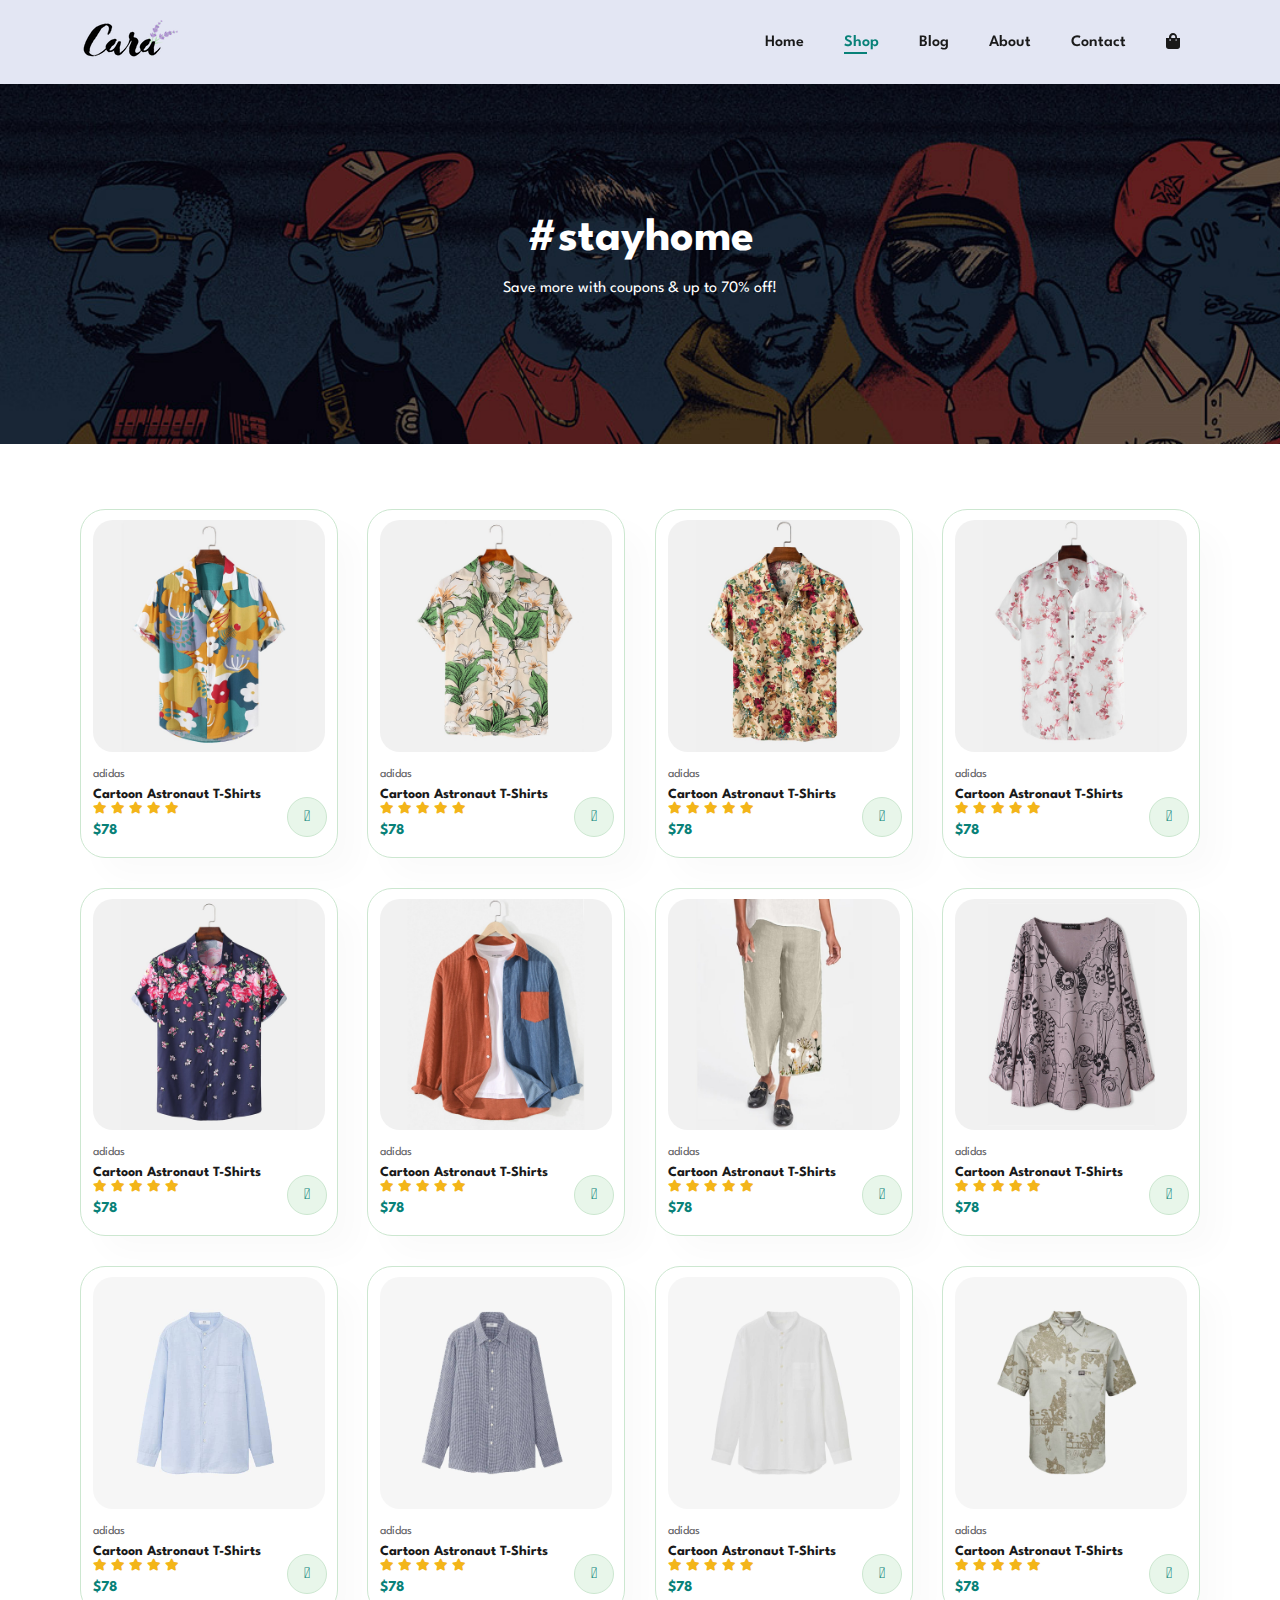
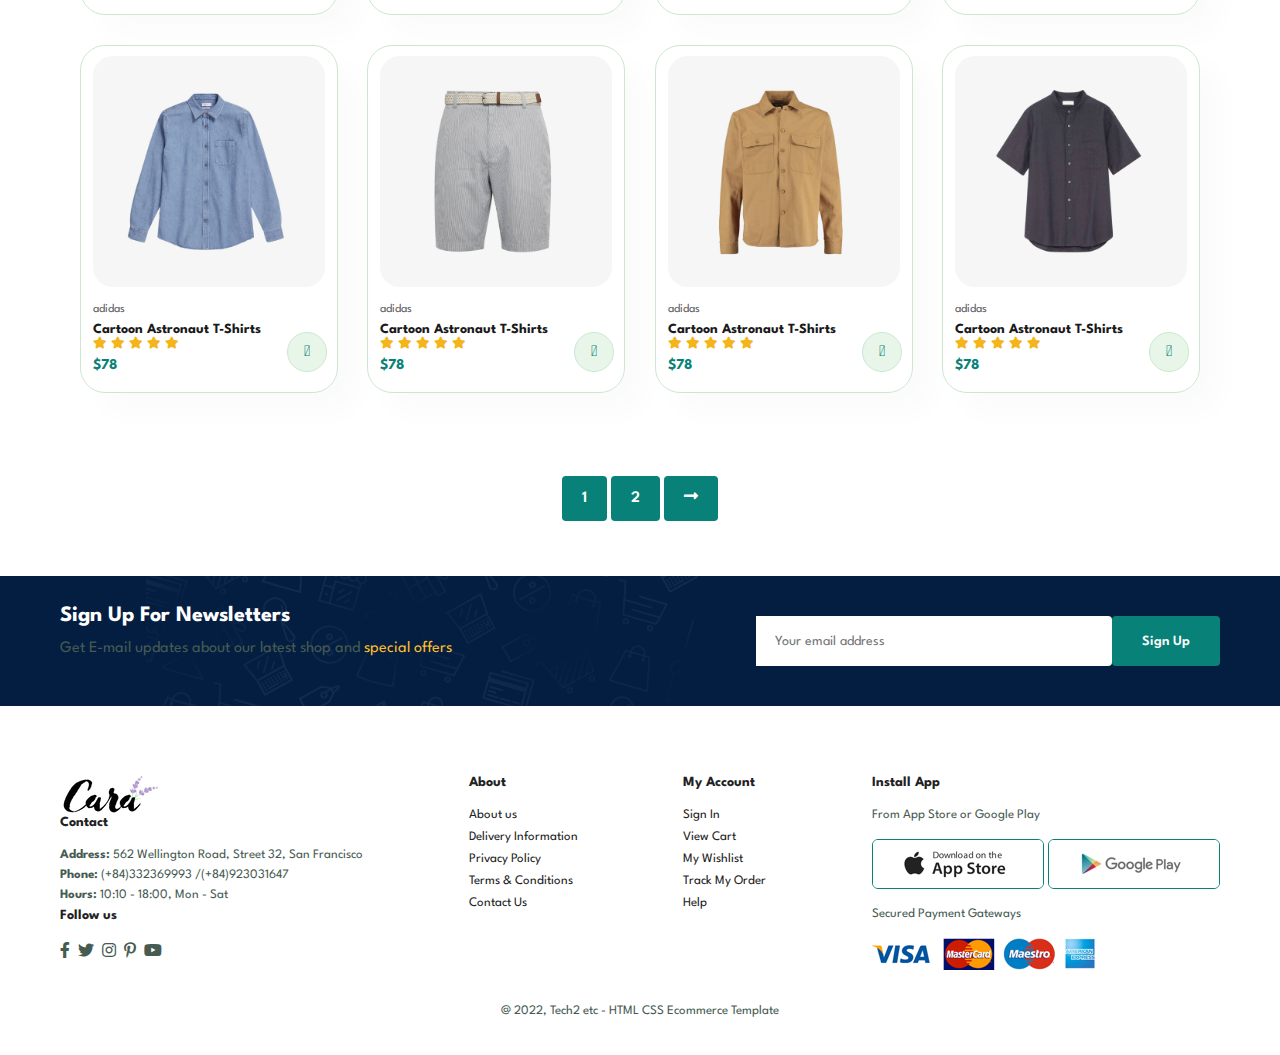
<file: shop.html>
<!DOCTYPE html>
<html lang="en">
<head>
    <meta charset="UTF-8">
    <meta http-equiv="X-UA-Compatible" content="IE=edge">
    <meta name="viewport" content="width=device-width, initial-scale=1.0">
    <title>Tech2etc Ecommerce Tutorial</title>
    <!------------------Link CSS------------------------>
    <link rel="stylesheet" href="https://use.fontawesome.com/releases/v5.15.4/css/all.css"/>

    <link rel="stylesheet" href="style.css">
</head>

<body>
    <!------------------------------Header--------------------------------------->
    <section id="header">
        <a href="#"><img src="img/logo.png" class="logo" alt=""></a>

        <div>
            <ul id="navbar">
                <li><a  href="index.html">Home</a></li>
                <li><a class="active" href="shop.html">Shop</a></li>
                <li><a href="blog.html">Blog</a></li>
                <li><a href="about.html">About</a></li>
                <li><a href="contact.html">Contact</a></li>
                <li><a href="cart.html"><i class="fas fa-shopping-bag "></i></a></li>
            </ul>
        </div>
        <div id="mobile">
            <a href="cart.html"><i class="fas fa-shopping-bag"></i></a>
            <i id="bar" class="fas fa-outdent"></i>
        </div>
    </section>
    <!------------------------------Hero--------------------------------------->
    <section id="page-header">

        <h2>#stayhome</h2>

        <p>Save more with coupons & up to 70% off! </p>
    </section>
    <!------------------------------Product1--------------------------------------->
    <section id="product1" class="section-p1">

        <div class="pro-container">
            <div class="pro" onclick="window.location.href='sproduct.html';">
                <img src="img/products/f1.jpg" alt="">
                <div class="des">
                    <span>adidas</span>
                    <h5>Cartoon Astronaut T-Shirts</h5>
                    <div class="star">
                        <i class="fas fa-star"></i>
                        <i class="fas fa-star"></i>
                        <i class="fas fa-star"></i>
                        <i class="fas fa-star"></i>
                        <i class="fas fa-star"></i>
                    </div>
                    <h4>$78</h4>
                </div>
                <a href="#"><i class="fal fa-shopping-cart cart"></i></a>
            </div>
            <div class="pro">
                <img src="img/products/f2.jpg" alt="">
                <div class="des">
                    <span>adidas</span>
                    <h5>Cartoon Astronaut T-Shirts</h5>
                    <div class="star">
                        <i class="fas fa-star"></i>
                        <i class="fas fa-star"></i>
                        <i class="fas fa-star"></i>
                        <i class="fas fa-star"></i>
                        <i class="fas fa-star"></i>
                    </div>
                    <h4>$78</h4>
                </div>
                <a href="#"><i class="fal fa-shopping-cart cart"></i></a>
            </div>
            <div class="pro">
                <img src="img/products/f3.jpg" alt="">
                <div class="des">
                    <span>adidas</span>
                    <h5>Cartoon Astronaut T-Shirts</h5>
                    <div class="star">
                        <i class="fas fa-star"></i>
                        <i class="fas fa-star"></i>
                        <i class="fas fa-star"></i>
                        <i class="fas fa-star"></i>
                        <i class="fas fa-star"></i>
                    </div>
                    <h4>$78</h4>
                </div>
                <a href="#"><i class="fal fa-shopping-cart cart"></i></a>
            </div>
            <div class="pro">
                <img src="img/products/f4.jpg" alt="">
                <div class="des">
                    <span>adidas</span>
                    <h5>Cartoon Astronaut T-Shirts</h5>
                    <div class="star">
                        <i class="fas fa-star"></i>
                        <i class="fas fa-star"></i>
                        <i class="fas fa-star"></i>
                        <i class="fas fa-star"></i>
                        <i class="fas fa-star"></i>
                    </div>
                    <h4>$78</h4>
                </div>
                <a href="#"><i class="fal fa-shopping-cart cart"></i></a>
            </div>
            <div class="pro">
                <img src="img/products/f5.jpg" alt="">
                <div class="des">
                    <span>adidas</span>
                    <h5>Cartoon Astronaut T-Shirts</h5>
                    <div class="star">
                        <i class="fas fa-star"></i>
                        <i class="fas fa-star"></i>
                        <i class="fas fa-star"></i>
                        <i class="fas fa-star"></i>
                        <i class="fas fa-star"></i>
                    </div>
                    <h4>$78</h4>
                </div>
                <a href="#"><i class="fal fa-shopping-cart cart"></i></a>
            </div>
            <div class="pro">
                <img src="img/products/f6.jpg" alt="">
                <div class="des">
                    <span>adidas</span>
                    <h5>Cartoon Astronaut T-Shirts</h5>
                    <div class="star">
                        <i class="fas fa-star"></i>
                        <i class="fas fa-star"></i>
                        <i class="fas fa-star"></i>
                        <i class="fas fa-star"></i>
                        <i class="fas fa-star"></i>
                    </div>
                    <h4>$78</h4>
                </div>
                <a href="#"><i class="fal fa-shopping-cart cart"></i></a>
            </div>
            <div class="pro">
                <img src="img/products/f7.jpg" alt="">
                <div class="des">
                    <span>adidas</span>
                    <h5>Cartoon Astronaut T-Shirts</h5>
                    <div class="star">
                        <i class="fas fa-star"></i>
                        <i class="fas fa-star"></i>
                        <i class="fas fa-star"></i>
                        <i class="fas fa-star"></i>
                        <i class="fas fa-star"></i>
                    </div>
                    <h4>$78</h4>
                </div>
                <a href="#"><i class="fal fa-shopping-cart cart"></i></a>
            </div>
            <div class="pro">
                <img src="img/products/f8.jpg" alt="">
                <div class="des">
                    <span>adidas</span>
                    <h5>Cartoon Astronaut T-Shirts</h5>
                    <div class="star">
                        <i class="fas fa-star"></i>
                        <i class="fas fa-star"></i>
                        <i class="fas fa-star"></i>
                        <i class="fas fa-star"></i>
                        <i class="fas fa-star"></i>
                    </div>
                    <h4>$78</h4>
                </div>
                <a href="#"><i class="fal fa-shopping-cart cart"></i></a>
            </div>
        
            <div class="pro">
                <img src="img/products/n1.jpg" alt="">
                <div class="des">
                    <span>adidas</span>
                    <h5>Cartoon Astronaut T-Shirts</h5>
                    <div class="star">
                        <i class="fas fa-star"></i>
                        <i class="fas fa-star"></i>
                        <i class="fas fa-star"></i>
                        <i class="fas fa-star"></i>
                        <i class="fas fa-star"></i>
                    </div>
                    <h4>$78</h4>
                </div>
                <a href="#"><i class="fal fa-shopping-cart cart"></i></a>
            </div>
            <div class="pro">
                <img src="img/products/n2.jpg" alt="">
                <div class="des">
                    <span>adidas</span>
                    <h5>Cartoon Astronaut T-Shirts</h5>
                    <div class="star">
                        <i class="fas fa-star"></i>
                        <i class="fas fa-star"></i>
                        <i class="fas fa-star"></i>
                        <i class="fas fa-star"></i>
                        <i class="fas fa-star"></i>
                    </div>
                    <h4>$78</h4>
                </div>
                <a href="#"><i class="fal fa-shopping-cart cart"></i></a>
            </div>
            <div class="pro">
                <img src="img/products/n3.jpg" alt="">
                <div class="des">
                    <span>adidas</span>
                    <h5>Cartoon Astronaut T-Shirts</h5>
                    <div class="star">
                        <i class="fas fa-star"></i>
                        <i class="fas fa-star"></i>
                        <i class="fas fa-star"></i>
                        <i class="fas fa-star"></i>
                        <i class="fas fa-star"></i>
                    </div>
                    <h4>$78</h4>
                </div>
                <a href="#"><i class="fal fa-shopping-cart cart"></i></a>
            </div>
            <div class="pro">
                <img src="img/products/n4.jpg" alt="">
                <div class="des">
                    <span>adidas</span>
                    <h5>Cartoon Astronaut T-Shirts</h5>
                    <div class="star">
                        <i class="fas fa-star"></i>
                        <i class="fas fa-star"></i>
                        <i class="fas fa-star"></i>
                        <i class="fas fa-star"></i>
                        <i class="fas fa-star"></i>
                    </div>
                    <h4>$78</h4>
                </div>
                <a href="#"><i class="fal fa-shopping-cart cart"></i></a>
            </div>
            <div class="pro">
                <img src="img/products/n5.jpg" alt="">
                <div class="des">
                    <span>adidas</span>
                    <h5>Cartoon Astronaut T-Shirts</h5>
                    <div class="star">
                        <i class="fas fa-star"></i>
                        <i class="fas fa-star"></i>
                        <i class="fas fa-star"></i>
                        <i class="fas fa-star"></i>
                        <i class="fas fa-star"></i>
                    </div>
                    <h4>$78</h4>
                </div>
                <a href="#"><i class="fal fa-shopping-cart cart"></i></a>
            </div>
            <div class="pro">
                <img src="img/products/n6.jpg" alt="">
                <div class="des">
                    <span>adidas</span>
                    <h5>Cartoon Astronaut T-Shirts</h5>
                    <div class="star">
                        <i class="fas fa-star"></i>
                        <i class="fas fa-star"></i>
                        <i class="fas fa-star"></i>
                        <i class="fas fa-star"></i>
                        <i class="fas fa-star"></i>
                    </div>
                    <h4>$78</h4>
                </div>
                <a href="#"><i class="fal fa-shopping-cart cart"></i></a>
            </div>
            <div class="pro">
                <img src="img/products/n7.jpg" alt="">
                <div class="des">
                    <span>adidas</span>
                    <h5>Cartoon Astronaut T-Shirts</h5>
                    <div class="star">
                        <i class="fas fa-star"></i>
                        <i class="fas fa-star"></i>
                        <i class="fas fa-star"></i>
                        <i class="fas fa-star"></i>
                        <i class="fas fa-star"></i>
                    </div>
                    <h4>$78</h4>
                </div>
                <a href="#"><i class="fal fa-shopping-cart cart"></i></a>
            </div>
            <div class="pro">
                <img src="img/products/n8.jpg" alt="">
                <div class="des">
                    <span>adidas</span>
                    <h5>Cartoon Astronaut T-Shirts</h5>
                    <div class="star">
                        <i class="fas fa-star"></i>
                        <i class="fas fa-star"></i>
                        <i class="fas fa-star"></i>
                        <i class="fas fa-star"></i>
                        <i class="fas fa-star"></i>
                    </div>
                    <h4>$78</h4>
                </div>
                <a href="#"><i class="fal fa-shopping-cart cart"></i></a>
            </div>
        </div>
    </section>

    <section id="pagination" class="section-p1">
        <a href="#">1</a>
        <a href="#">2</a>
        <a href="#"><i class="fas fa-long-arrow-alt-right"></i></a>
    </section>
    <!------------------------------NewsLetter--------------------------------------->
    <section id="newsletter" class="section-p1 section-m1">
        <div class="newstext">
            <h4>Sign Up For Newsletters</h4>
            <p>Get E-mail updates about our latest shop and <span>special offers</span></p>
        </div>
        <div class="form">
            <input type="text" placeholder="Your email address">
            <button class="normal">Sign Up</button>
        </div>
    </section>
    <!------------------------------Footer--------------------------------------->
    <footer class="section-p1">
        <div class="col">
            <img class="logo" src="img/logo.png" alt="">
            <h4>Contact</h4>
            <p><strong>Address: </strong> 562 Wellington Road, Street 32, San Francisco</p>
            <p><strong>Phone:</strong> (+84)332369993 /(+84)923031647</p>
            <p><strong>Hours:</strong> 10:10 - 18:00, Mon - Sat</p>
            <div class="follow">
                <h4>Follow us</h4>
                <div class="icon">
                    <i class="fab fa-facebook-f"></i>
                    <i class="fab fa-twitter"></i>
                    <i class="fab fa-instagram"></i>
                    <i class="fab fa-pinterest-p"></i>
                    <i class="fab fa-youtube"></i>
                </div>
            </div>
        </div>

        <div class="col">
            <h4>About</h4>
            <a href="#">About us</a>
            <a href="#">Delivery Information</a>
            <a href="#">Privacy Policy</a>
            <a href="#">Terms & Conditions</a>
            <a href="#">Contact Us</a>
        </div>

        <div class="col">
            <h4>My Account</h4>
            <a href="#">Sign In</a>
            <a href="#">View Cart</a>
            <a href="#">My Wishlist</a>
            <a href="#">Track My Order</a>
            <a href="#">Help</a>
        </div>

        <div class="col install">
            <h4>Install App</h4>
            <p>From App Store or Google Play</p>
            <div class="row">
                <img src="img/pay/app.jpg" alt="">
                <img src="img/pay/play.jpg" alt="">
            </div>
            <p>Secured Payment Gateways </p>
            <img src="img/pay/pay.png" alt="">
        </div>

        <div class="copyright">
            <p>@ 2022, Tech2 etc - HTML CSS Ecommerce Template</p>
        </div>
    </footer>
    
    <script src="script.js"></script>
</body>

</html>
</file>
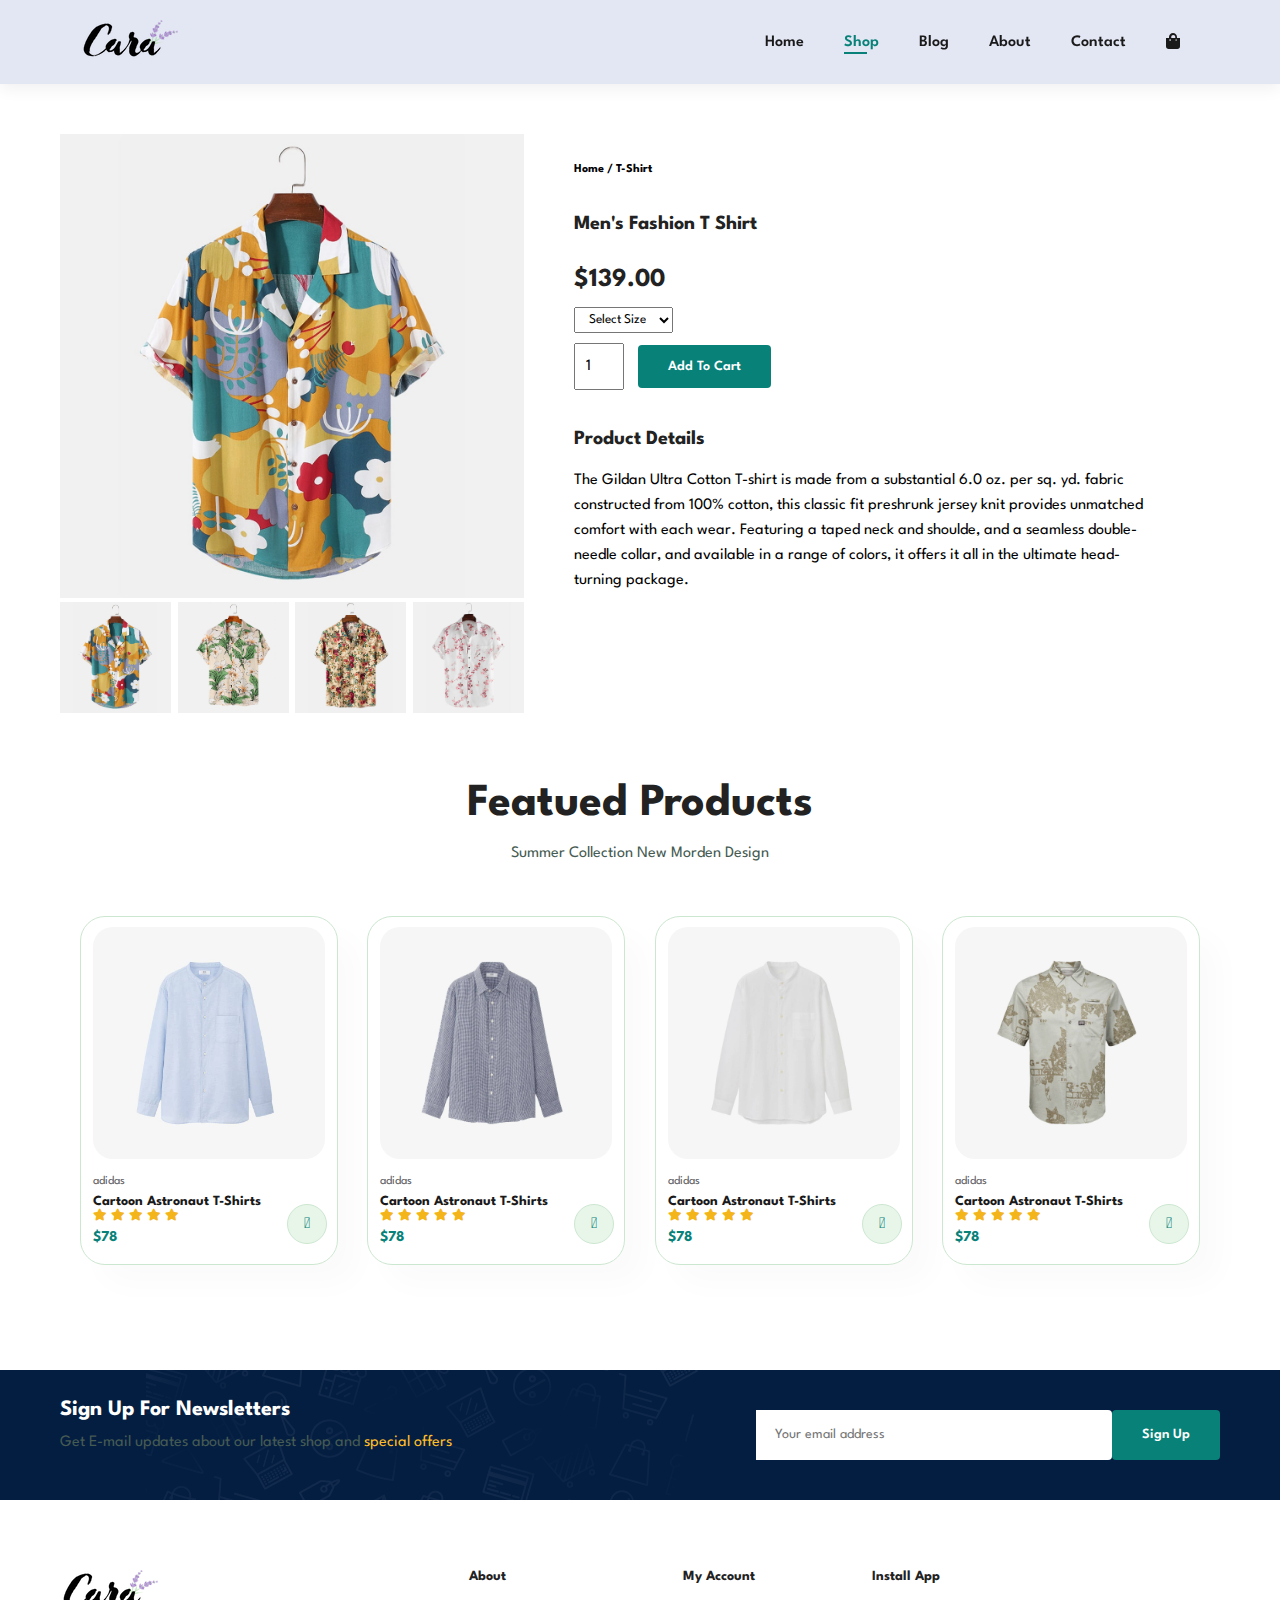
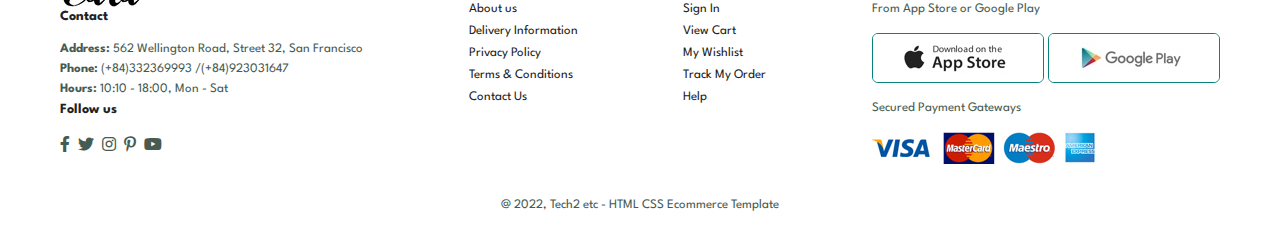
<file: sproduct.html>
<!DOCTYPE html>
<html lang="en">
<head>
    <meta charset="UTF-8">
    <meta http-equiv="X-UA-Compatible" content="IE=edge">
    <meta name="viewport" content="width=device-width, initial-scale=1.0">
    <title>Tech2etc Ecommerce Tutorial</title>
    <!------------------Link CSS------------------------>
    <link rel="stylesheet" href="https://use.fontawesome.com/releases/v5.15.4/css/all.css"/>

    <link rel="stylesheet" href="style.css">
</head>

<body>
    <!------------------------------Header--------------------------------------->
    <section id="header">
        <a href="#"><img src="img/logo.png" class="logo" alt=""></a>

        <div>
            <ul id="navbar">
                <li><a  href="index.html">Home</a></li>
                <li><a class="active" href="shop.html">Shop</a></li>
                <li><a href="blog.html">Blog</a></li>
                <li><a href="about.html">About</a></li>
                <li><a href="contact.html">Contact</a></li>
                <li><a href="cart.html"><i class="fas fa-shopping-bag "></i></a></li>
            </ul>
        </div>
        <div id="mobile">
            <a href="cart.html"><i class="fas fa-shopping-bag"></i></a>
            <i id="bar" class="fas fa-outdent"></i>
        </div>
    </section>

    <section id="prodetails" class="section-p1">
        <div class="single-pro-image">
            <img src="img/products/f1.jpg" width="100%" id="MainImg" alt="">

            <div class="small-img-group">
                <div class="small-img-col">
                    <img src="img/products/f1.jpg" width="100%" class="small-img" alt="">
                </div>
                <div class="small-img-col">
                    <img src="img/products/f2.jpg" width="100%" class="small-img" alt="">
                </div>
                <div class="small-img-col">
                    <img src="img/products/f3.jpg" width="100%" class="small-img" alt="">
                </div>
                <div class="small-img-col">
                    <img src="img/products/f4.jpg" width="100%" class="small-img" alt="">
                </div>
            </div>
        </div>

        <div class="single-pro-details">
            <h6>Home / T-Shirt</h6>
            <h4>Men's Fashion T Shirt</h4>
            <h2>$139.00</h2>
            <select>
                <option>Select Size</option>
                <option>XL</option>
                <option>XXL</option>
                <option>Small</option>
                <option>Large</option>
            </select>
            <input type="number" value="1">
            <button class="normal">Add To Cart</button>
            <h4>Product Details</h4>
            <span>The Gildan Ultra Cotton T-shirt is made from a substantial 6.0 oz. per 
            sq. yd. fabric constructed from 100% cotton, this classic fit preshrunk
            jersey knit provides unmatched comfort with each wear. Featuring a taped neck
            and shoulde, and a seamless double-needle collar, and available in a range 
            of colors, it offers it all in the ultimate head-turning package.</span>
        </div>
    </section>

        <!------------------------------Product1--------------------------------------->
        <section id="product1" class="section-p1">
            <h2>Featued Products</h2>
            <p>Summer Collection New Morden Design</p>
            <div class="pro-container">
                <div class="pro">
                    <img src="img/products/n1.jpg" alt="">
                    <div class="des">
                        <span>adidas</span>
                        <h5>Cartoon Astronaut T-Shirts</h5>
                        <div class="star">
                            <i class="fas fa-star"></i>
                            <i class="fas fa-star"></i>
                            <i class="fas fa-star"></i>
                            <i class="fas fa-star"></i>
                            <i class="fas fa-star"></i>
                        </div>
                        <h4>$78</h4>
                    </div>
                    <a href="#"><i class="fal fa-shopping-cart cart"></i></a>
                </div>
                <div class="pro">
                    <img src="img/products/n2.jpg" alt="">
                    <div class="des">
                        <span>adidas</span>
                        <h5>Cartoon Astronaut T-Shirts</h5>
                        <div class="star">
                            <i class="fas fa-star"></i>
                            <i class="fas fa-star"></i>
                            <i class="fas fa-star"></i>
                            <i class="fas fa-star"></i>
                            <i class="fas fa-star"></i>
                        </div>
                        <h4>$78</h4>
                    </div>
                    <a href="#"><i class="fal fa-shopping-cart cart"></i></a>
                </div>
                <div class="pro">
                    <img src="img/products/n3.jpg" alt="">
                    <div class="des">
                        <span>adidas</span>
                        <h5>Cartoon Astronaut T-Shirts</h5>
                        <div class="star">
                            <i class="fas fa-star"></i>
                            <i class="fas fa-star"></i>
                            <i class="fas fa-star"></i>
                            <i class="fas fa-star"></i>
                            <i class="fas fa-star"></i>
                        </div>
                        <h4>$78</h4>
                    </div>
                    <a href="#"><i class="fal fa-shopping-cart cart"></i></a>
                </div>
                <div class="pro">
                    <img src="img/products/n4.jpg" alt="">
                    <div class="des">
                        <span>adidas</span>
                        <h5>Cartoon Astronaut T-Shirts</h5>
                        <div class="star">
                            <i class="fas fa-star"></i>
                            <i class="fas fa-star"></i>
                            <i class="fas fa-star"></i>
                            <i class="fas fa-star"></i>
                            <i class="fas fa-star"></i>
                        </div>
                        <h4>$78</h4>
                    </div>
                    <a href="#"><i class="fal fa-shopping-cart cart"></i></a>
                </div>
                
            </div>
        </section>
    <!------------------------------NewsLetter--------------------------------------->
    <section id="newsletter" class="section-p1 section-m1">
        <div class="newstext">
            <h4>Sign Up For Newsletters</h4>
            <p>Get E-mail updates about our latest shop and <span>special offers</span></p>
        </div>
        <div class="form">
            <input type="text" placeholder="Your email address">
            <button class="normal">Sign Up</button>
        </div>
    </section>
    <!------------------------------Footer--------------------------------------->
    <footer class="section-p1">
        <div class="col">
            <img class="logo" src="img/logo.png" alt="">
            <h4>Contact</h4>
            <p><strong>Address: </strong> 562 Wellington Road, Street 32, San Francisco</p>
            <p><strong>Phone:</strong> (+84)332369993 /(+84)923031647</p>
            <p><strong>Hours:</strong> 10:10 - 18:00, Mon - Sat</p>
            <div class="follow">
                <h4>Follow us</h4>
                <div class="icon">
                    <i class="fab fa-facebook-f"></i>
                    <i class="fab fa-twitter"></i>
                    <i class="fab fa-instagram"></i>
                    <i class="fab fa-pinterest-p"></i>
                    <i class="fab fa-youtube"></i>
                </div>
            </div>
        </div>

        <div class="col">
            <h4>About</h4>
            <a href="#">About us</a>
            <a href="#">Delivery Information</a>
            <a href="#">Privacy Policy</a>
            <a href="#">Terms & Conditions</a>
            <a href="#">Contact Us</a>
        </div>

        <div class="col">
            <h4>My Account</h4>
            <a href="#">Sign In</a>
            <a href="#">View Cart</a>
            <a href="#">My Wishlist</a>
            <a href="#">Track My Order</a>
            <a href="#">Help</a>
        </div>

        <div class="col install">
            <h4>Install App</h4>
            <p>From App Store or Google Play</p>
            <div class="row">
                <img src="img/pay/app.jpg" alt="">
                <img src="img/pay/play.jpg" alt="">
            </div>
            <p>Secured Payment Gateways </p>
            <img src="img/pay/pay.png" alt="">
        </div>

        <div class="copyright">
            <p>@ 2022, Tech2 etc - HTML CSS Ecommerce Template</p>
        </div>
    </footer>

    <script>
        var MainImg = document.getElementById("MainImg");
        var smallimg = document.getElementsByClassName("small-img");

        smallimg[0].onclick = function() {
            MainImg.src = smallimg[0].src;
        }
        smallimg[1].onclick = function() {
            MainImg.src = smallimg[1].src;
        }
        smallimg[2].onclick = function() {
            MainImg.src = smallimg[2].src;
        }
        smallimg[3].onclick = function() {
            MainImg.src = smallimg[3].src;
        }
    </script>
    
    <script src="script.js"></script>
</body>

</html>
</file>
<file: style.css>
@import url('https://fonts.googleapis.com/css2?family=Spartan:wght@100;200;300;400;500;600;700;800;900&display=swap');
* {
    margin: 0;
    padding: 0;
    box-sizing: border-box;
    font-family: 'Spartan', sans-serif;
}

h1 {
    font-size: 50px;
    line-height: 64px;
    color: #222;
}

h2 {
    font-size: 46px;
    line-height: 54px;
    color: #222;
}

h4 {
    font-size: 20px;
    color: #222;
}

h6 {
    font-size: 12px;
    font-weight: 700;
}

p {
    font-size: 16px;
    color: #465b52;
    margin: 15px 0 20px 0;
}

.section-p1 {
    padding: 30px 60px;
}

.section-m1 {
    margin: 40px 0;
}

button.normal {
    font-size: 14px;
    font-weight: 600;
    padding: 15px 30px;
    color: #000;
    background-color: #fff;
    border-radius: 4px;
    cursor: pointer;
    outline: none;
    border: none;
    transition: 0.2s;
}

button.white {
    font-size: 13px;
    font-weight: 600;
    padding: 11px 18px;
    color: #fff;
    background-color: transparent;
    cursor: pointer;
    outline: none;
    border: 1px solid #fff;
    transition: 0.2s;
}

body {
    width: 100%;
}


/* Header Start */

#header {
    display: flex;
    align-items: center;
    justify-content: space-between;
    padding: 20px 80px;
    background: #E3E6F3;
    box-shadow: 0 5px 15px rgb(0, 0, 0, 0.06);
    z-index: 999;
    position: sticky;
    top: 0;
    left: 0;
}

#navbar {
    display: flex;
    align-items: center;
    justify-content: center;
}

#navbar li {
    list-style: none;
    padding: 0 20px;
    position: relative;
}

#navbar li a {
    text-decoration: none;
    font-size: 16px;
    font-weight: 600;
    color: #1a1a1a;
    transition: 0.3s ease;
}

#navbar li a:hover,
#navbar li a.active {
    color: #088178;
}

#navbar li a.active::after,
#navbar li a:hover::after {
    content: " ";
    width: 30%;
    height: 2px;
    background: #088178;
    position: absolute;
    bottom: -4px;
    left: 20px;
}

#mobile {
    display: none;
    align-items: center;
}


/* Home Page */

#hero {
    background-image: url("img/hero4.png");
    height: 90vh;
    width: 100%;
    background-size: cover;
    background-position: top 25% right 0;
    padding: 0 80px;
    display: flex;
    flex-direction: column;
    align-items: flex-start;
    justify-content: center;
}

#hero h4 {
    padding-bottom: 15px;
}

#hero h1 {
    color: #088178;
}

#hero button {
    background-image: url("img/button.png");
    background-color: transparent;
    color: #088178;
    border: 0;
    padding: 14px 80px 14px 65px;
    background-repeat: no-repeat;
    cursor: pointer;
    font-weight: 700;
    font-size: 15px;
}

#feature {
    display: flex;
    align-items: center;
    justify-content: space-between;
    flex-wrap: wrap;
}

#feature .fe-box {
    width: 180px;
    text-align: center;
    padding: 25px 15px;
    box-shadow: 20px 20px 34px rgba(0, 0, 0, 0.03);
    border: 1px solid #cce7d0;
    border-radius: 4px;
    margin: 15px 0;
}

#feature .fe-box:hover {
    box-shadow: 10px 10px 54px rgba(70, 62, 221, 0.1);
}

#feature .fe-box img {
    width: 100%;
    margin-bottom: 10px;
}

#feature .fe-box h6 {
    display: inline-block;
    padding: 9px 8px 6px 8px;
    line-height: 1;
    border-radius: 4px;
    color: #088178;
    background-color: #fddde4;
}

#feature .fe-box:nth-child(2) h6 {
    background-color: #ccebbc;
}

#feature .fe-box:nth-child(3) h6 {
    background-color: #d1e8f2;
}

#feature .fe-box:nth-child(4) h6 {
    background-color: #cdd4f8;
}

#feature .fe-box:nth-child(5) h6 {
    background-color: #f6dbf6;
}

#feature .fe-box:nth-child(6) h6 {
    background-color: #fff2e5;
}

#product1 {
    text-align: center;
}

#product1 .pro-container {
    display: flex;
    justify-content: space-between;
    padding: 20px;
    flex-wrap: wrap;
}

#product1 .pro {
    width: 23%;
    min-width: 250px;
    padding: 10px 12px;
    border: 1px solid #cce7d0;
    border-radius: 25px;
    cursor: pointer;
    box-shadow: 20px 20px 30px rgba(0, 0, 0, 0.02);
    margin: 15px 0;
    transition: 0.2s ease;
    position: relative;
}

#product1 .pro:hover {
    box-shadow: 20px 20px 30px rgba(0, 0, 0, 0.06);
}

#product1 .pro img {
    width: 100%;
    border-radius: 20px;
}

#product1 .pro .des {
    text-align: start;
    padding: 10px 0;
}

#product1 .pro .des span {
    color: #606063;
    font-size: 12px;
}

#product1 .pro .des h5 {
    padding-top: 7px;
    color: #1a1a1a;
    font-size: 14px;
}

#product1 .pro .des i {
    font-size: 12px;
    color: rgb(243, 181, 25);
}

#product1 .pro .des h4 {
    padding-top: 7px;
    font-size: 15px;
    font-weight: 700;
    color: #088178;
}

#product1 .pro .cart {
    width: 40px;
    height: 40px;
    line-height: 40px;
    border-radius: 50px;
    background-color: #e8f6ea;
    font-weight: 500;
    color: #088178;
    border: 1px solid #cce7d0;
    position: absolute;
    bottom: 20px;
    right: 10px;
}

#banner {
    display: flex;
    flex-direction: column;
    justify-content: center;
    align-items: center;
    text-align: center;
    background-image: url("img/banner/b2.jpg");
    width: 100%;
    height: 40vh;
    background-size: cover;
    background-position: center;
}

#banner h4 {
    color: #fff;
    font-size: 16px;
}

#banner h2 {
    color: #fff;
    font-size: 30px;
    padding: 10px 0;
}

#banner h2 span {
    color: #ef3636;
}

#banner button:hover {
    background: #088178;
    color: #fff;
}

#sm-banner {
    display: flex;
    justify-content: space-between;
    flex-wrap: wrap;
}

#sm-banner .banner-box {
    display: flex;
    flex-direction: column;
    justify-content: center;
    align-items: flex-start;
    background-image: url("img/banner/b17.jpg");
    min-width: 580px;
    height: 50vh;
    background-size: cover;
    background-position: center;
    padding: 30px;
}

#sm-banner .banner-box2 {
    background-image: url("img/banner/b10.jpg");
}

#sm-banner h4 {
    color: #fff;
    font-size: 20px;
    font-weight: 300;
}

#sm-banner h2 {
    color: #fff;
    font-size: 28px;
    font-weight: 800;
}

#sm-banner span {
    color: #fff;
    font-size: 14px;
    font-weight: 500;
    padding-bottom: 15px;
}

#sm-banner .banner-box:hover button {
    background: #088178;
    border: 1px solid #088178;
}

#banner3 {
    display: flex;
    justify-content: space-between;
    flex-wrap: wrap;
    padding: 0 60px;
}

#banner3 .banner-box {
    display: flex;
    flex-direction: column;
    justify-content: center;
    align-items: flex-start;
    background-image: url("img/banner/b7.jpg");
    min-width: 30%;
    height: 30vh;
    background-size: cover;
    background-position: center;
    padding: 20px;
    margin-bottom: 20px;
}

#banner3 .banner-box2 {
    background-image: url("img/banner/b4.jpg");
}

#banner3 .banner-box3 {
    background-image: url("img/banner/b18.jpg");
}

#banner3 h2 {
    color: #fff;
    font-weight: 900;
    font-size: 22px;
}

#banner3 h3 {
    color: #ec544e;
    font-weight: 800;
    font-size: 15px;
}

#newsletter {
    display: flex;
    justify-content: space-between;
    flex-wrap: wrap;
    align-items: center;
    background-image: url("img/banner/b14.png");
    background-repeat: no-repeat;
    background-position: 20% 30%;
    background-color: #041e42;
}

#newsletter h4 {
    font-size: 22px;
    font-weight: 700;
    color: #fff;
}

#newletter p {
    font-size: 14px;
    font-weight: 600;
    color: #818ea0;
}

#newsletter p span {
    color: #ffbd27;
}

#newsletter .form {
    display: flex;
    width: 40%;
}

#newsletter input {
    height: 3.125rem;
    padding: 0 1.25em;
    font-size: 14px;
    width: 100%;
    border: 1px solid transparent;
    border-radius: 4px;
    outline: none;
    border-top-left-radius: 0;
    border-bottom-left-radius: 0;
}

#newsletter button {
    background-color: #088178;
    color: #fff;
    white-space: nowrap;
}

footer {
    display: flex;
    flex-wrap: wrap;
    justify-content: space-between;
}

footer .col {
    display: flex;
    flex-direction: column;
    align-items: flex-start;
    margin-bottom: 20px;
}

footer logo {
    margin-bottom: 30px;
}

footer h4 {
    font-size: 14px;
    padding-bottom: 20px;
}

footer p {
    font-size: 13px;
    margin: 0 0 8px 0;
}

footer a {
    font-size: 13px;
    text-decoration: none;
    color: #222;
    margin-bottom: 10px;
}

footer .follow i {
    color: #465b52;
    padding-right: 4px;
    cursor: pointer;
}

footer .install .row img {
    border: 1px solid #088178;
    border-radius: 6px;
}

footer .install img {
    margin: 10px 0 15px 0;
}

footer .follow i:hover,
footer a:hover {
    color: #088178;
}

footer .copyright {
    width: 100%;
    text-align: center;
}

/*----------------- Start Media Query------------------------- */

@media (max-width:799px) {
    #navbar {
        display: flex;
        flex-direction: column;
        align-items: flex-start;
        justify-content: flex-start;
        position: fixed;
        top: 0;
        right: -300px;
        height: 100vh;
        width: 300px;
        background-color: #E3E6F3;
        box-shadow: 0 40px 60px rgba(0, 0, 0, 0.1);
        padding: 80px 0 0 10px;
    }

    #navbar .active {
        right: 0px;
    }
    #navbar li {
        margin-bottom: 25px;
    }

    #mobile {
        display: flex;
        align-items: center;
    }
    #mobile i {
        color: #1a1a1a;
        font-size: 24px;
        padding-left: 20px;
    }

    /*------Single Product--------*/
    #prodetails {
        display: flex;
        flex-direction: column;
    }
    #prodetails .single-pro-image {
        width: 100%;
        margin-right: 0px;
    }
    #prodetails .single-pro-details {
        width: 100%;
    }

    /* Blog Page */
    #blog {
        padding: 100px 20px 0 20px;
    }
    #blog .blog-box {
        display: flex;
        flex-direction: column;
        align-items: flex-start;
    }
    #blog .blog-img {
        width: 100%;
        margin-right: 0px;
        margin-bottom: 30px;
    }
    #blog .blog-details {
        width: 100%;
    }
    /* About Page */
    #about-head {
        flex-direction: column;
    }
    #about-head img {
        width: 100%;
        margin-bottom: 20px;
    }
    #about-app div {
        padding-left: 0px;
    }
    #about-app .video {
        width: 100%;
    }
}
/*----------------- Shop page------------------------- */
#page-header {
    background-image: url("img/banner/b1.jpg");
    width: 100%;
    height: 40vh;
    background-size: cover;
    display: flex;
    justify-content: center;
    text-align: center;
    flex-direction: column;
    padding: 14px;
}

#page-header h2,
#page-header p {
    color: #fff;
}

#pagination {
    text-align: center;
}

#pagination a {
    text-decoration: none;
    background-color: #088178;
    padding: 15px 20px;
    border-radius: 4px;
    color: #fff;
    font-weight: 600;
}

#pagination a i {
    font-size: 16px;
    font-weight: 600;
}

/*----------------- Single Product------------------------- */

#prodetails {
    display: flex;
    margin-top: 20px;
}

#prodetails .single-pro-image {
    width: 40%;
    margin-right: 50px;
}

.small-img-group {
    display: flex;
    justify-content: space-between;
}

.small-img-col {
    flex-basis: 24%;
    cursor: pointer;
}

#prodetails .single-pro-details {
    width: 50%;
    padding-top: 30px;
}

#prodetails .single-pro-details h4 {
    padding: 40px 0 20px 0;
}

#prodetails .single-pro-details h2 {
    font-size: 26px;
}

#prodetails .single-pro-details select {
    display: block;
    padding: 5px 10px;
    margin-bottom: 10px;
}

#prodetails .single-pro-details input {
    width: 50px;
    height: 47px;
    padding-left: 10px;
    font-size: 16px;
    margin-right: 10px;
}

#prodetails .single-pro-details input:focus {
    outline: none;
}

#prodetails .single-pro-details button {
    background: #088178;
    color: #fff;
}

#prodetails .single-pro-details span {
    line-height: 25px;
}

/*-------------------Blog Page---------------------*/
#page-header.blog-header {
    background-image: url("img/banner/b19.jpg");
}

#blog {
    padding: 150px 150px 0 150px;
}

#blog .blog-box {
    display: flex;
    align-items: center;
    width: 100%;
    position: relative;
    padding-bottom: 90px;
}

#blog .blog-img {
    width: 50%;
    margin-right: 40px;
}

#blog img {
    width: 100%;
    height: 300px;
    object-fit: cover;
}

#blog .blog-details {
    width: 50%;
}

#blog .blog-details a {
    text-decoration: none;
    font-size: 11px;
    color: #000;
    font-weight: 700;
    position: absolute;
    transition: 0.3s;
}

#blog .blog-details a::after {
    content: "";
    width: 50px;
    height: 1px;
    background-color: #000;
    position: absolute;
    top: 4px;
    right: -60px;
}

#blog .blog-details a:hover {
    color: #088178;
}

#blog .blog-details a:hover::after {
    background-color: #088178;
}

#blog .blog-box h1 {
    position: absolute;
    top: -40px;
    left: 0;
    font-size: 70px;
    font-weight: 700;
    color: #c9cbce;
    z-index: -9;
}
/*-------------------------About Page---------------------*/
#page-header .about-header {
    background-image: url("img/about/banner.png");
}

#about-head {
    display: flex;
    align-items: center;
}

#about-head img {
    width: 50%;
    height: auto;
}

#about-head div {
    padding-left: 40px;
}

#about-app {
    text-align: center;
}

#about-app .video {
    width: 70%;
    height: 100%;
    margin: 30px auto 0 auto;
}

#about-app .video video {
    width: 100%;
    height: 100%;
    border-radius: 20px;
}
/*---------------------------Contact Page------------------------*/

#contact-details {
    display: flex;
    align-items: center;
    justify-content: space-between;
}

#contact-details .details {
    width: 40%;
}

#contact-details .details span,
#form-details form span {
    font-size: 12px;
}

#contact-details .details h2,
#form-details form h2 {
    font-size: 26px;
    line-height: 35px;
    padding: 20px 0;
}

#contact-details .details h3 {
    font-size: 26px;
    padding-bottom: 15px;
}

#contact-details li {
    list-style: none;
    display: flex;
    padding: 10px 0;
}

#contact-details li i {
    font-size: 14px;
    padding-right: 22px;
}

#contact-details .details li p {
    margin: 0;
    font-size: 14px;
}

#contact-details .map {
    width: 55%;
    height: 400px;
}

#contact-details .map iframe {
    width: 100%;
    height: 100%;
}

#form-details {
    display: flex;
    justify-content: space-between;
    margin: 30px;
    padding: 80px;
    border: 1px solid #e1e1e1;
}

#form-details form {
    width: 65%;
    display: flex;
    flex-direction: column;
    align-items: flex-start;
}

#form-details form input,
#form-details form textarea {
    width: 100%;
    padding: 12px 15px;
    outline: none;
    margin-bottom: 20px;
    border: 1px solid #e1e1e1;
}

#form-details form button {
    background-color: #088178;
    color: #fff;
}

#form-details .people div {
    padding-bottom: 25px;
    display: flex;
    align-items: flex-start;
}

#form-details .people div img {
    width: 65px;
    height: 65px;
    object-fit: cover;
    margin-left: 15px;
}

#form-details .people div p {
    margin: 0;
    font-size: 13px;
    line-height: 25px;
}

#form-details .people div p span {
    display: block;
    font-size: 16px;
    font-weight: 600;
    color: #000;
}
/*Cart Page */
#cart table {
    width: 100%;
    border-collapse: collapse;
    table-layout: fixed;
    white-space: nowrap;
}

#cart table img {
    width: 70px;
}

#cart table td:nth-child(1){
    width: 100px;
    text-align: center;
}

#cart table td:nth-child(2){
    width: 150px;
    text-align: center;
}

#cart table td:nth-child(3){
    width: 250px;
    text-align: center;
}

#cart table td:nth-child(4), 
#cart table td:nth-child(5), 
#cart table td:nth-child(6){
    width: 150px;
    text-align: center;
}

#cart table td:nth-child(5) input {
    width: 70px;
    padding: 10px 5px 10px 15px;
}

#cart table thead {
    border: 1px solid #e2e9e1;
    border-left: none;
    border-right: none;
}

#cart table thead td {
    font-weight: 700;
    text-transform: uppercase;
    font-size: 13px;
    padding: 18px 0;
}

#cart table tbody tr td {
    padding-top: 15px;
}

#cart table tbody td {
    font-size: 13px;
}

#cart-add {
    display: flex;
    flex-wrap: wrap;
    justify-content: space-between;
}

#coupon {
    width: 50%;
    margin-bottom: 30px;
}

#coupon h3,
#subtotal h3 {
    padding-bottom: 15px;
}

#coupon input {
    padding: 10px 20px;
    outline: none;
    width: 60%;
    margin-right: 10px;
    border: 1px solid #e2e9e1;
}

#coupon button,
#subtotal button {
    background-color: #088178;
    color: #fff;
    padding: 12px 20px;
}

#subtotal {
    width: 50%;
    margin-bottom: 30px;
    border: 1px solid #e2e9e1;padding: 30px;
}

#subtotal table {
    border-collapse: collapse;
    width: 100%;
    margin-bottom: 20px;
}

#subtotal table td {
    width: 50%;
    border: 1px solid #e2e9e1;
    padding: 10px;
    font-size: 13px;
}
</file>
